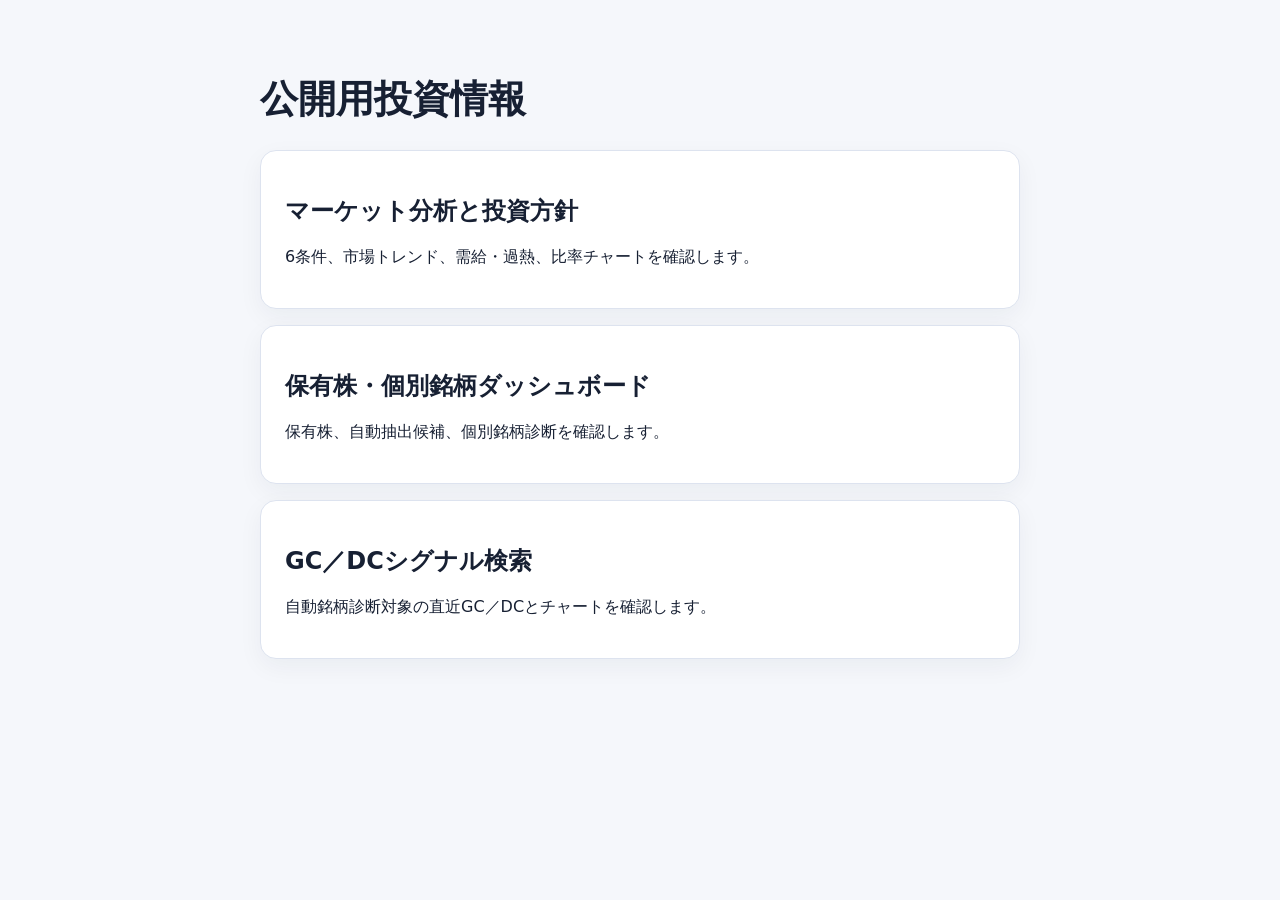
<file: index.html>
<!doctype html><html lang="ja"><head><meta charset="utf-8"><meta name="viewport" content="width=device-width,initial-scale=1"><title>公開用投資情報</title><style>body{margin:0;font-family:system-ui,-apple-system,BlinkMacSystemFont,"Hiragino Sans",sans-serif;background:#f5f7fb;color:#172033}main{width:min(760px,calc(100% - 32px));margin:auto;padding:48px 0}.card{display:block;margin-top:16px;padding:24px;border:1px solid #dde3ef;border-radius:16px;background:#fff;color:inherit;text-decoration:none;box-shadow:0 8px 24px rgb(23 32 51 / 5%)}a:focus-visible{outline:3px solid #1e66d0;outline-offset:3px}h1{font-size:clamp(1.7rem,4vw,2.4rem)}</style></head><body><main><h1>公開用投資情報</h1><a class="card" href="./nikkei-uptrend-conditions/" target="_blank" rel="noreferrer"><h2>マーケット分析と投資方針</h2><p>6条件、市場トレンド、需給・過熱、比率チャートを確認します。</p></a><a class="card" href="./morning-investment-dashboard/" target="_blank" rel="noreferrer"><h2>保有株・個別銘柄ダッシュボード</h2><p>保有株、自動抽出候補、個別銘柄診断を確認します。</p></a><a class="card" href="./gc-signals/" target="_blank" rel="noreferrer"><h2>GC／DCシグナル検索</h2><p>自動銘柄診断対象の直近GC／DCとチャートを確認します。</p></a></main></body></html>
</file>
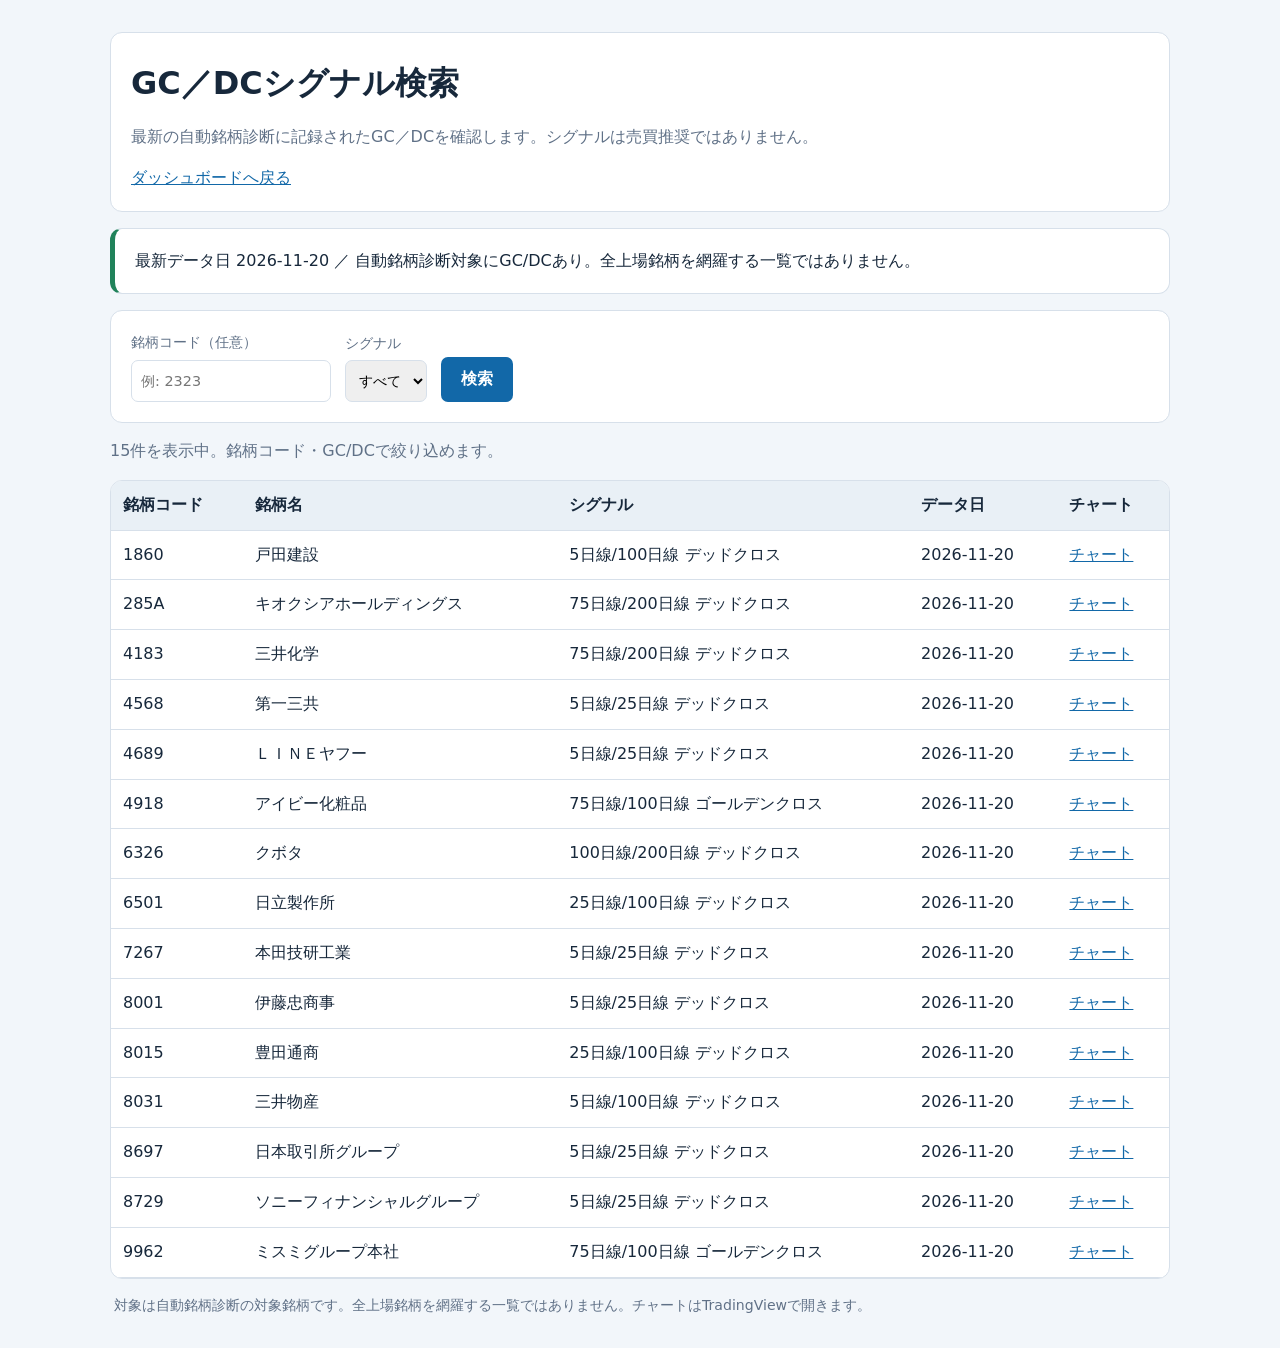
<file: gc-signals/index.html>
<!doctype html>
<html lang="ja">
<head>
  <meta charset="utf-8">
  <meta name="viewport" content="width=device-width, initial-scale=1">
  <title>GC／DCシグナル検索</title>
  <link rel="stylesheet" href="./styles.css">
</head>
<body data-signal-source="./signals.json">
  <main class="gc-shell">
    <header class="gc-header">
      <h1>GC／DCシグナル検索</h1>
      <p>最新の自動銘柄診断に記録されたGC／DCを確認します。シグナルは売買推奨ではありません。</p>
      <a href="../">ダッシュボードへ戻る</a>
    </header>
    <section id="freshness" class="freshness" aria-live="polite">データ状態を確認しています…</section>
    <section class="controls" aria-label="検索条件">
      <label>銘柄コード（任意）<input id="ticker" inputmode="text" maxlength="4" autocomplete="off" placeholder="例: 2323"></label>
      <label>シグナル<select id="cross"><option value="ALL">すべて</option><option value="GC">GC</option><option value="DC">DC</option></select></label>
      <button id="search" type="button">検索</button>
    </section>
    <p id="result-note" class="result-note" aria-live="polite"></p>
    <div class="table-wrap">
      <table>
        <thead><tr><th>銘柄コード</th><th>銘柄名</th><th>シグナル</th><th>データ日</th><th>チャート</th></tr></thead>
        <tbody id="results"><tr><td colspan="5">検索してください。</td></tr></tbody>
      </table>
    </div>
    <p class="footnote">対象は自動銘柄診断の対象銘柄です。全上場銘柄を網羅する一覧ではありません。チャートはTradingViewで開きます。</p>
  </main>
  <script src="./gc-signals.js" defer></script>
</body>
</html>
</file>
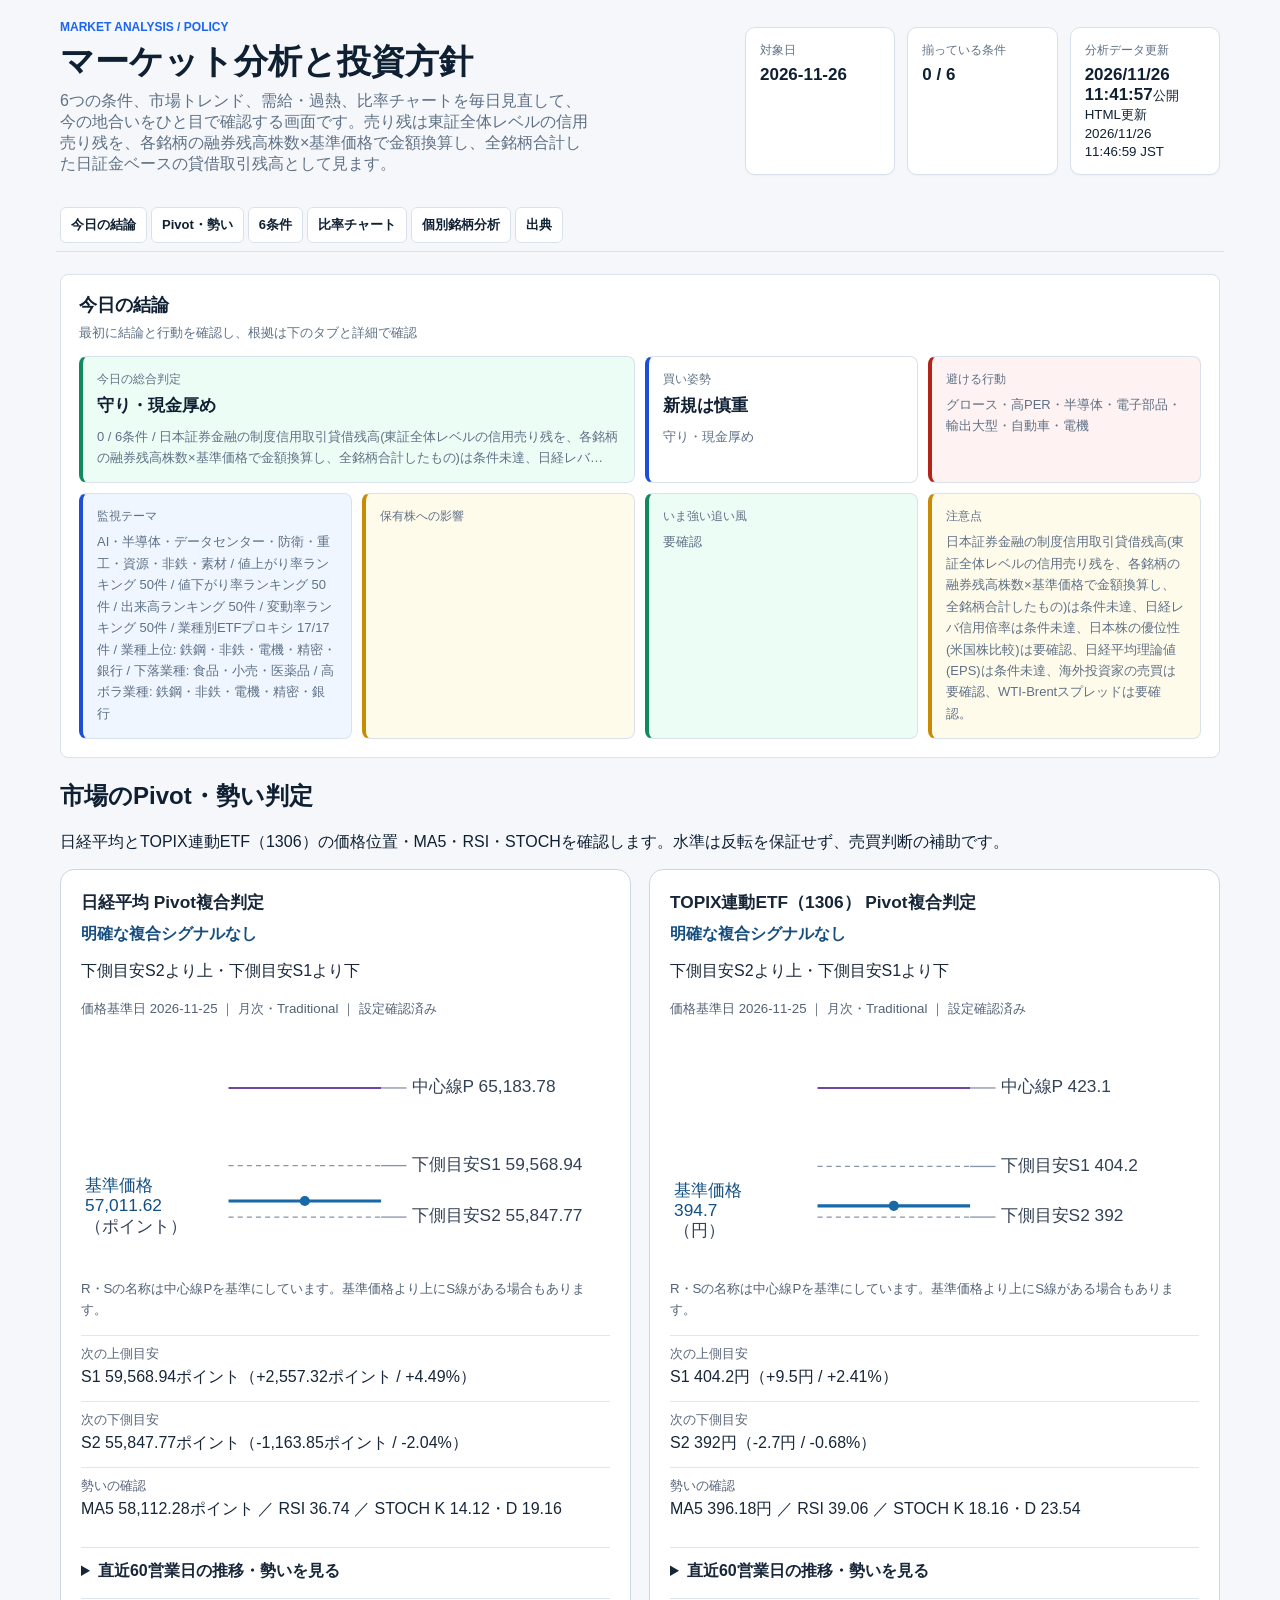
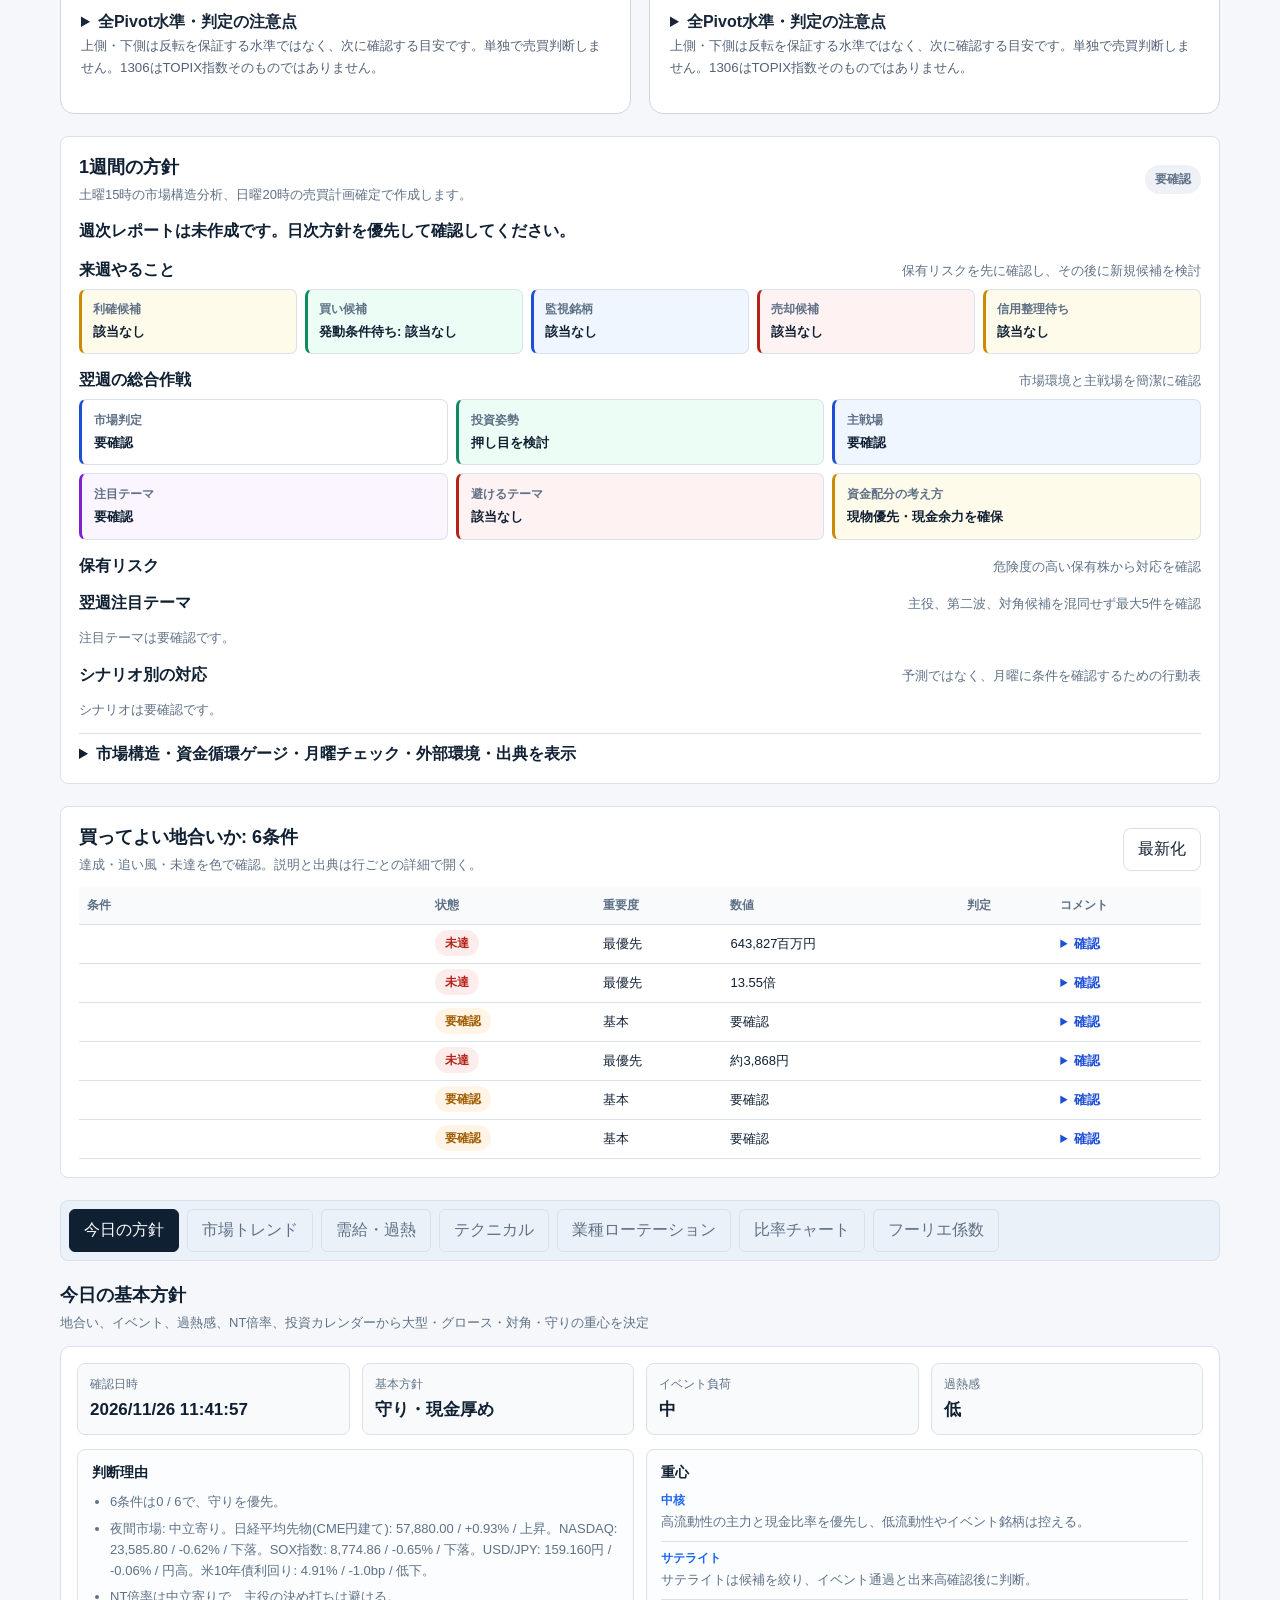
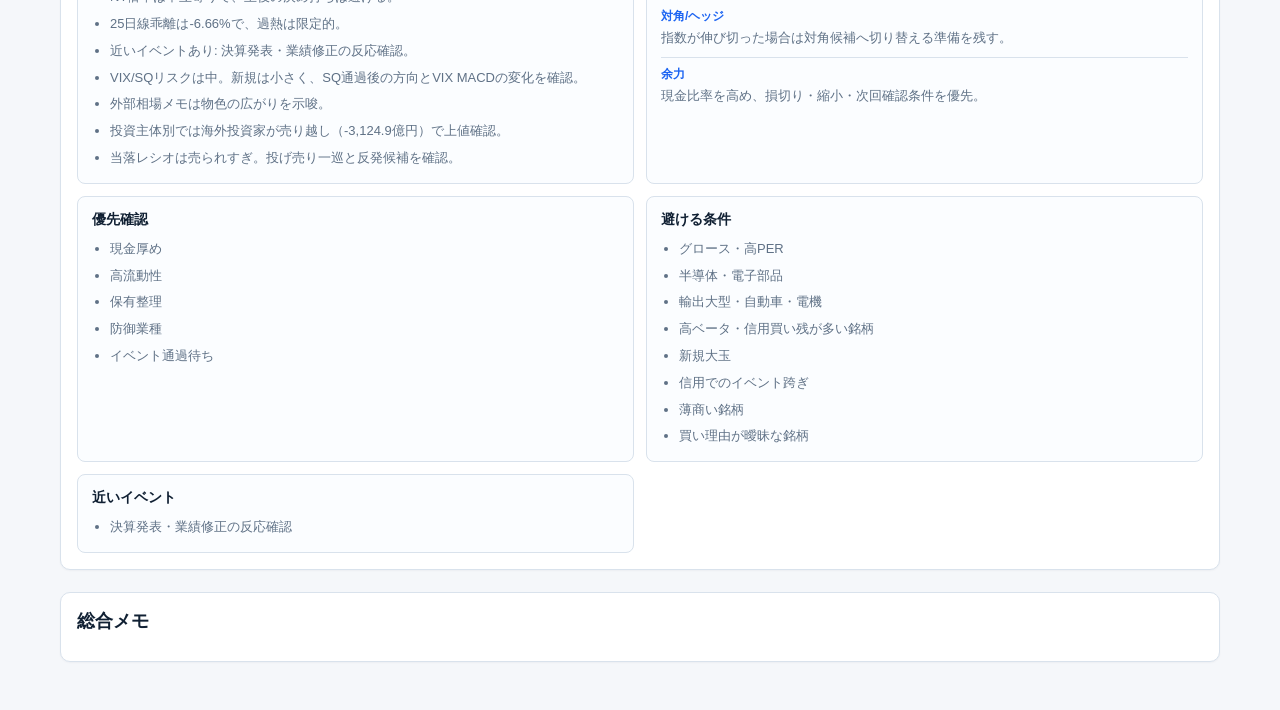
<file: nikkei-uptrend-conditions/index.html>
<!doctype html>
<html lang="ja" data-horizon-tabs-ready="true">
  <head>
    <meta charset="utf-8" />
    <meta name="viewport" content="width=device-width, initial-scale=1" />
    <title>マーケット分析と投資方針</title>
      <link rel="stylesheet" href="./styles.css">
  </head>
  <body>
    <main class="app"><header class="hero">
        <div>
          <p class="eyebrow">Market Analysis / Policy</p>
          <h1>マーケット分析と投資方針</h1>
          <p class="lead">6つの条件、市場トレンド、需給・過熱、比率チャートを毎日見直して、今の地合いをひと目で確認する画面です。売り残は東証全体レベルの信用売り残を、各銘柄の融券残高株数×基準価格で金額換算し、全銘柄合計した日証金ベースの貸借取引残高として見ます。</p>
        </div>
        <div class="hero-meta">
          <div class="meta-card">
            <span class="meta-label">対象日</span>
            <strong id="as-of">2026-11-26</strong>
          </div>
          <div class="meta-card">
            <span class="meta-label">揃っている条件</span>
            <strong><span id="matched-count">0</span> / <span id="total-count">6</span></strong>
          </div>
          <div class="meta-card">
            <span class="meta-label">分析データ更新</span>
            <strong id="updated-at">2026/11/26 11:41:57</strong><small class="public-build-time">公開HTML更新 2026/11/26 11:46:59 JST</small>
          </div>
        </div>
      </header><nav class="dashboard-nav" aria-label="ダッシュボード内移動">
        <a href="#today-conclusion">今日の結論</a>
        <a href="#market-pivot">Pivot・勢い</a>
        <a href="#conditions">6条件</a>
        <a href="#ratio-charts" data-dashboard-jump="ratio">比率チャート</a>
        <a href="../morning-investment-dashboard/#diagnosis" target="_blank" rel="noreferrer">個別銘柄分析</a>
        <a href="#sources">出典</a>
      </nav><section id="today-conclusion" class="wide-section decision-section" aria-labelledby="today-conclusion-title">
        <div class="section-head">
          <div>
            <h2 id="today-conclusion-title">今日の結論</h2>
            <p class="section-note">最初に結論と行動を確認し、根拠は下のタブと詳細で確認</p>
          </div>
        </div>
        <div class="decision-grid">
          <article class="decision-card decision-card-primary">
            <span class="summary-label">今日の総合判定</span>
            <strong id="decision-market-state">守り・現金厚め</strong>
            <p id="decision-market-note">0 / 6条件 / 日本証券金融の制度信用取引貸借残高(東証全体レベルの信用売り残を、各銘柄の融券残高株数×基準価格で金額換算し、全銘柄合計したもの)は条件未達、日経レバ…</p>
          </article>
          <article class="decision-card">
            <span class="summary-label">買い姿勢</span>
            <strong id="decision-buy-posture">新規は慎重</strong>
            <p id="decision-buy-note">守り・現金厚め</p>
          </article>
          <article class="decision-card tone-bad">
            <span class="summary-label">避ける行動</span>
            <p id="decision-avoid-actions">グロース・高PER・半導体・電子部品・輸出大型・自動車・電機</p>
          </article>
          <article class="decision-card tone-info">
            <span class="summary-label">監視テーマ</span>
            <p id="decision-watch-themes">AI・半導体・データセンター・防衛・重工・資源・非鉄・素材 / 値上がり率ランキング 50件 / 値下がり率ランキング 50件 / 出来高ランキング 50件 / 変動率ランキング 50件 / 業種別ETFプロキシ 17/17件 / 業種上位: 鉄鋼・非鉄・電機・精密・銀行 / 下落業種: 食品・小売・医薬品 / 高ボラ業種: 鉄鋼・非鉄・電機・精密・銀行</p>
          </article>
          <article class="decision-card tone-warn">
            <span class="summary-label">保有株への影響</span>

          </article>
          <article class="decision-card tone-good">
            <span class="summary-label">いま強い追い風</span>
            <p id="strongest-tailwind">要確認</p>
          </article>
          <article class="decision-card tone-warn">
            <span class="summary-label">注意点</span>
            <p id="caution">日本証券金融の制度信用取引貸借残高(東証全体レベルの信用売り残を、各銘柄の融券残高株数×基準価格で金額換算し、全銘柄合計したもの)は条件未達、日経レバ信用倍率は条件未達、日本株の優位性(米国株比較)は要確認、日経平均理論値(EPS)は条件未達、海外投資家の売買は要確認、WTI-Brentスプレッドは要確認。</p>
          </article>
        </div>
      </section><section id="market-pivot" class="wide-section pivot-market-section" aria-labelledby="market-pivot-title">
        <h2 id="market-pivot-title">市場のPivot・勢い判定</h2>
        <p>日経平均とTOPIX連動ETF（1306）の価格位置・MA5・RSI・STOCHを確認します。水準は反転を保証せず、売買判断の補助です。</p>
        <div id="market-pivot-cards" aria-live="polite"><div class="pivot-card-grid"><article class="pivot-card"><h3>日経平均 Pivot複合判定</h3><p class="pivot-status">明確な複合シグナルなし</p><p>下側目安S2より上・下側目安S1より下</p><p class="pivot-meta">価格基準日 2026-11-25 ｜ 月次・Traditional ｜ 設定確認済み</p><svg class="pivot-position" viewBox="0 0 520 240" role="img" aria-label="基準価格 57,011.62ポイント とPivotの位置関係"><title>基準価格と近傍Pivot水準（ポイント）</title><line x1="145" x2="295" y1="54.03846153846155" y2="54.03846153846155" class="pivot-level pivot-center"></line><path d="M295 54.03846153846155 L310 54.03846153846155 H320" class="pivot-callout"></path><text x="325" y="58.03846153846155">中心線P 65,183.78</text><line x1="145" x2="295" y1="130.37222670958096" y2="130.37222670958096" class="pivot-level pivot-dashed"></line><path d="M295 130.37222670958096 L310 130.37222670958096 H320" class="pivot-callout"></path><text x="325" y="134.37222670958096">下側目安S1 59,568.94</text><line x1="145" x2="295" y1="180.96153846153845" y2="180.96153846153845" class="pivot-level pivot-dashed"></line><path d="M295 180.96153846153845 L310 180.96153846153845 H320" class="pivot-callout"></path><text x="325" y="184.96153846153845">下側目安S2 55,847.77</text><line x1="145" x2="295" y1="165.13899043287768" y2="165.13899043287768" class="pivot-price"></line><circle cx="220" cy="165.13899043287768" r="5" class="pivot-dot"></circle><text x="4" y="155.13899043287768" class="pivot-price-label">基準価格</text><text x="4" y="175.13899043287768" class="pivot-price-label">57,011.62</text><text x="4" y="195.13899043287768">（ポイント）</text></svg><p class="pivot-meta">R・Sの名称は中心線Pを基準にしています。基準価格より上にS線がある場合もあります。</p><dl class="pivot-facts"><div><dt>次の上側目安</dt><dd>S1 59,568.94ポイント（+2,557.32ポイント / +4.49%）</dd></div><div><dt>次の下側目安</dt><dd>S2 55,847.77ポイント（-1,163.85ポイント / -2.04%）</dd></div><div><dt>勢いの確認</dt><dd>MA5 58,112.28ポイント ／ RSI 36.74 ／ STOCH K 14.12・D 19.16</dd></div></dl><details><summary>直近60営業日の推移・勢いを見る</summary><figure class="pivot-figure"><figcaption>価格・MA5・Pivotの推移（ポイント）</figcaption><svg viewBox="0 0 600 230" role="img" aria-label="価格・MA5・Pivotの推移"><line x1="58" x2="548" y1="182" y2="182" class="pivot-grid"></line><text x="3" y="186">54,077.64</text><line x1="58" x2="548" y1="109.49999999999997" y2="109.49999999999997" class="pivot-grid"></line><text x="3" y="113.49999999999997">62,380.81</text><line x1="58" x2="548" y1="37" y2="37" class="pivot-grid"></line><text x="3" y="41">70,683.98</text><path d=" M58 75.60960561135249 L66.30508474576271 76.74627755010363 L74.61016949152543 74.35743196798094 L82.91525423728814 75.17499857735021 L91.22033898305085 76.01834962380322 L99.52542372881356 92.51849459859743 L107.83050847457628 93.48910882503571 L116.13559322033899 86.44740787175498 L124.44067796610169 74.40736803153739 L132.74576271186442 84.27859006818781 L141.05084745762713 85.38354880833126 L149.35593220338984 84.2644361323555 L157.66101694915255 95.26284758196196 L165.96610169491527 99.7888938167272 L174.27118644067798 99.86648288138232 L182.5762711864407 96.03419779258938 L190.88135593220338 94.17218248337156 L199.18644067796612 86.4648012339869 L207.49152542372883 82.14231496594523 L215.79661016949152 74.71857125608997 L224.10169491525423 78.96724924554395 L232.40677966101694 82.4279957016404 L240.71186440677965 71.3174704111413 L249.01694915254237 52.0817389869589 L257.3220338983051 57.73334182406897 L265.62711864406776 43.43622509120769 L273.93220338983053 37 L282.2372881355932 42.66040429751661 L290.54237288135596 51.33614701859261 L298.8474576271186 51.433827512211394 L307.1525423728814 62.37801567895623 L315.4576271186441 62.668201924145166 L323.76271186440675 91.6426445088576 L332.06779661016947 83.79869218584356 L340.37288135593224 87.35760810558138 L348.6779661016949 94.70330870718915 L356.98305084745766 89.9374576027763 L365.2881355932203 104.89817650914549 L373.59322033898303 106.77267801715426 L381.89830508474574 111.16914719593454 L390.20338983050846 101.75016130892216 L398.5084745762712 95.76185022161724 L406.8135593220339 89.6036395146792 L415.1186440677966 101.56035362408385 L423.4237288135593 103.37871089557089 L431.728813559322 111.17804470402409 L440.03389830508473 120.87651188537384 L448.33898305084745 152.6868758217873 L456.6440677966102 140.9801476364291 L464.9491525423729 126.27543946331323 L473.2542372881356 119.38609633010537 L481.5593220338983 123.13397296874959 L489.864406779661 120.31372485259391 L498.1694915254238 133.23940291461062 L506.47457627118644 140.23857220753405 L514.7796610169491 138.80788957948877 L523.0847457627119 135.14122562263134 L531.3898305084746 161.4020854089719 L539.6949152542372 142.1228618476021 L548 156.3816468233358" class="pivot-trace pivot-close"><title>終値</title></path><path d=" M58 78.10851310659459 L66.30508474576271 78.25662736540006 L74.61016949152543 77.57695030239971 L82.91525423728814 76.20811365060378 L91.22033898305085 75.58133266611807 L99.52542372881356 78.96311046356705 L107.83050847457628 82.31168195751802 L116.13559322033899 84.72967364562979 L124.44067796610169 84.57614579014574 L132.74576271186442 86.22819213270117 L141.05084745762713 84.80120297464794 L149.35593220338984 82.95626668979037 L157.66101694915255 84.71936161711781 L165.96610169491527 89.79566502783426 L174.27118644067798 92.91324184415164 L182.5762711864407 95.04336989468173 L190.88135593220338 97.02492091120646 L199.18644067796612 95.26530989528997 L207.49152542372883 91.73599412513354 L215.79661016949152 86.7064135463966 L224.10169491525423 83.293018598023 L232.40677966101694 80.94418997328427 L240.71186440677965 77.91472380871517 L249.01694915254237 71.90261035923939 L257.3220338983051 68.50556098019221 L265.62711864406776 61.399359641967976 L273.93220338983053 52.313755262675386 L282.2372881355932 46.58234553259345 L290.54237288135596 46.4332271389201 L298.8474576271186 45.173317291262634 L307.1525423728814 48.96168239409843 L315.4576271186441 54.09531753996286 L323.76271186440675 63.8917620895881 L332.06779661016947 70.38427112303827 L340.37288135593224 77.5690307343553 L348.6779661016949 84.03408759368034 L356.98305084745766 89.48793698308505 L365.2881355932203 92.13904512946415 L373.59322033898303 96.73384404204778 L381.89830508474574 101.49615011379694 L390.20338983050846 102.905518887822 L398.5084745762712 104.07040265055474 L406.8135593220339 101.01149350533997 L415.1186440677966 99.96902688040437 L423.4237288135593 98.4109413666531 L431.728813559322 100.29651455303052 L440.03389830508473 105.31945037842485 L448.33898305084745 117.936099386168 L456.6440677966102 125.82005993495855 L464.9491525423729 130.3994039021855 L473.2542372881356 132.0410159737233 L481.5593220338983 132.49250993671993 L489.864406779661 126.01787450391672 L498.1694915254238 124.46972555955304 L506.47457627118644 127.26235560104018 L514.7796610169491 131.14671599723837 L523.0847457627119 133.54816128905023 L531.3898305084746 141.7658351466474 L539.6949152542372 143.54252518692414 L548 146.77114185640602" class="pivot-trace pivot-ma"><title>MA5</title></path><path d=" M58 81.46911675574411 H66.30508474576271 V81.46911675574411 H74.61016949152543 V81.46911675574411 H82.91525423728814 V81.46911675574411 H91.22033898305085 V76.08352234252767 H99.52542372881356 V76.08352234252767 H107.83050847457628 V76.08352234252767 H116.13559322033899 V76.08352234252767 H124.44067796610169 V76.08352234252767 H132.74576271186442 V76.08352234252767 H141.05084745762713 V76.08352234252767 H149.35593220338984 V76.08352234252767 H157.66101694915255 V76.08352234252767 H165.96610169491527 V76.08352234252767 H174.27118644067798 V76.08352234252767 H182.5762711864407 V76.08352234252767 H190.88135593220338 V76.08352234252767 H199.18644067796612 V76.08352234252767 H207.49152542372883 V76.08352234252767 H215.79661016949152 V76.08352234252767 H224.10169491525423 V76.08352234252767 H232.40677966101694 V76.08352234252767 H240.71186440677965 V76.08352234252767 H249.01694915254237 V82.22184244747564 H257.3220338983051 V82.22184244747564 H265.62711864406776 V82.22184244747564 H273.93220338983053 V82.22184244747564 H282.2372881355932 V82.22184244747564 H290.54237288135596 V82.22184244747564 H298.8474576271186 V82.22184244747564 H307.1525423728814 V82.22184244747564 H315.4576271186441 V82.22184244747564 H323.76271186440675 V82.22184244747564 H332.06779661016947 V82.22184244747564 H340.37288135593224 V82.22184244747564 H348.6779661016949 V82.22184244747564 H356.98305084745766 V82.22184244747564 H365.2881355932203 V82.22184244747564 H373.59322033898303 V82.22184244747564 H381.89830508474574 V82.22184244747564 H390.20338983050846 V82.22184244747564 H398.5084745762712 V82.22184244747564 H406.8135593220339 V82.22184244747564 H415.1186440677966 V82.22184244747564 H423.4237288135593 V85.02557036215393 H431.728813559322 V85.02557036215393 H440.03389830508473 V85.02557036215393 H448.33898305084745 V85.02557036215393 H456.6440677966102 V85.02557036215393 H464.9491525423729 V85.02557036215393 H473.2542372881356 V85.02557036215393 H481.5593220338983 V85.02557036215393 H489.864406779661 V85.02557036215393 H498.1694915254238 V85.02557036215393 H506.47457627118644 V85.02557036215393 H514.7796610169491 V85.02557036215393 H523.0847457627119 V85.02557036215393 H531.3898305084746 V85.02557036215393 H539.6949152542372 V85.02557036215393 H548 V85.02557036215393" class="pivot-trace pivot-p"><title>中心線P</title></path><path d=" M58 137.10042372383793 H66.30508474576271 V137.10042372383793 H74.61016949152543 V137.10042372383793 H82.91525423728814 V137.10042372383793 H91.22033898305085 V105.77414884139097 H99.52542372881356 V105.77414884139097 H107.83050847457628 V105.77414884139097 H116.13559322033899 V105.77414884139097 H124.44067796610169 V105.77414884139097 H132.74576271186442 V105.77414884139097 H141.05084745762713 V105.77414884139097 H149.35593220338984 V105.77414884139097 H157.66101694915255 V105.77414884139097 H165.96610169491527 V105.77414884139097 H174.27118644067798 V105.77414884139097 H182.5762711864407 V105.77414884139097 H190.88135593220338 V105.77414884139097 H199.18644067796612 V105.77414884139097 H207.49152542372883 V105.77414884139097 H215.79661016949152 V105.77414884139097 H224.10169491525423 V105.77414884139097 H232.40677966101694 V105.77414884139097 H240.71186440677965 V105.77414884139097 H249.01694915254237 V95.57999703125347 H257.3220338983051 V95.57999703125347 H265.62711864406776 V95.57999703125347 H273.93220338983053 V95.57999703125347 H282.2372881355932 V95.57999703125347 H290.54237288135596 V95.57999703125347 H298.8474576271186 V95.57999703125347 H307.1525423728814 V95.57999703125347 H315.4576271186441 V95.57999703125347 H323.76271186440675 V95.57999703125347 H332.06779661016947 V95.57999703125347 H340.37288135593224 V95.57999703125347 H348.6779661016949 V95.57999703125347 H356.98305084745766 V95.57999703125347 H365.2881355932203 V95.57999703125347 H373.59322033898303 V95.57999703125347 H381.89830508474574 V95.57999703125347 H390.20338983050846 V95.57999703125347 H398.5084745762712 V95.57999703125347 H406.8135593220339 V95.57999703125347 H415.1186440677966 V95.57999703125347 H423.4237288135593 V134.0521409450068 H431.728813559322 V134.0521409450068 H440.03389830508473 V134.0521409450068 H448.33898305084745 V134.0521409450068 H456.6440677966102 V134.0521409450068 H464.9491525423729 V134.0521409450068 H473.2542372881356 V134.0521409450068 H481.5593220338983 V134.0521409450068 H489.864406779661 V134.0521409450068 H498.1694915254238 V134.0521409450068 H506.47457627118644 V134.0521409450068 H514.7796610169491 V134.0521409450068 H523.0847457627119 V134.0521409450068 H531.3898305084746 V134.0521409450068 H539.6949152542372 V134.0521409450068 H548 V134.0521409450068" class="pivot-trace pivot-r"><title>下側目安S1</title></path><path d=" M58 182 H66.30508474576271 V182 H74.61016949152543 V182 H82.91525423728814 V182 H91.22033898305085 V136.37329037382418 H99.52542372881356 V136.37329037382418 H107.83050847457628 V136.37329037382418 H116.13559322033899 V136.37329037382418 H124.44067796610169 V136.37329037382418 H132.74576271186442 V136.37329037382418 H141.05084745762713 V136.37329037382418 H149.35593220338984 V136.37329037382418 H157.66101694915255 V136.37329037382418 H165.96610169491527 V136.37329037382418 H174.27118644067798 V136.37329037382418 H182.5762711864407 V136.37329037382418 H190.88135593220338 V136.37329037382418 H199.18644067796612 V136.37329037382418 H207.49152542372883 V136.37329037382418 H215.79661016949152 V136.37329037382418 H224.10169491525423 V136.37329037382418 H232.40677966101694 V136.37329037382418 H240.71186440677965 V136.37329037382418 H249.01694915254237 V119.84251491975803 H257.3220338983051 V119.84251491975803 H265.62711864406776 V119.84251491975803 H273.93220338983053 V119.84251491975803 H282.2372881355932 V119.84251491975803 H290.54237288135596 V119.84251491975803 H298.8474576271186 V119.84251491975803 H307.1525423728814 V119.84251491975803 H315.4576271186441 V119.84251491975803 H323.76271186440675 V119.84251491975803 H332.06779661016947 V119.84251491975803 H340.37288135593224 V119.84251491975803 H348.6779661016949 V119.84251491975803 H356.98305084745766 V119.84251491975803 H365.2881355932203 V119.84251491975803 H373.59322033898303 V119.84251491975803 H381.89830508474574 V119.84251491975803 H390.20338983050846 V119.84251491975803 H398.5084745762712 V119.84251491975803 H406.8135593220339 V119.84251491975803 H415.1186440677966 V119.84251491975803 H423.4237288135593 V166.54392826592982 H431.728813559322 V166.54392826592982 H440.03389830508473 V166.54392826592982 H448.33898305084745 V166.54392826592982 H456.6440677966102 V166.54392826592982 H464.9491525423729 V166.54392826592982 H473.2542372881356 V166.54392826592982 H481.5593220338983 V166.54392826592982 H489.864406779661 V166.54392826592982 H498.1694915254238 V166.54392826592982 H506.47457627118644 V166.54392826592982 H514.7796610169491 V166.54392826592982 H523.0847457627119 V166.54392826592982 H531.3898305084746 V166.54392826592982 H539.6949152542372 V166.54392826592982 H548 V166.54392826592982" class="pivot-trace pivot-s"><title>下側目安S2</title></path><line x1="91.22033898305085" x2="91.22033898305085" y1="24" y2="182" class="pivot-reset"></line><line x1="249.01694915254237" x2="249.01694915254237" y1="24" y2="182" class="pivot-reset"></line><circle cx="273.93220338983053" cy="37" r="3" class="pivot-event"><title>MA移動起因のクロス</title></circle><circle cx="373.59322033898303" cy="106.77267801715426" r="3" class="pivot-event"><title>MA移動起因のクロス</title></circle><line x1="423.4237288135593" x2="423.4237288135593" y1="24" y2="182" class="pivot-reset"></line><circle cx="531.3898305084746" cy="161.4020854089719" r="3" class="pivot-event"><title>MA移動起因のクロス</title></circle><text x="58" y="212" text-anchor="middle">08-26</text><text x="298.8474576271186" y="212" text-anchor="middle">10-09</text><text x="548" y="212" text-anchor="middle">11-25</text></svg><p class="pivot-legend"><span class="pivot-close">終値</span>　<span class="pivot-ma">MA5</span>　<span class="pivot-p">中心線P</span>　<span class="pivot-r">下側目安S1</span>　<span class="pivot-s">下側目安S2</span></p></figure><p class="pivot-meta">縦破線はPivot適用期間の切替。● MA移動・混合起因、■ Pivot更新起因。Pivot更新だけのクロスは初動と区別します。</p><details><summary>RSIの推移</summary><figure class="pivot-figure"><figcaption>RSIの推移</figcaption><svg viewBox="0 0 600 230" role="img" aria-label="RSIの推移"><line x1="58" x2="548" y1="182" y2="182" class="pivot-grid"></line><text x="3" y="186">0</text><line x1="58" x2="548" y1="109.5" y2="109.5" class="pivot-grid"></line><text x="3" y="113.5">50</text><line x1="58" x2="548" y1="37" y2="37" class="pivot-grid"></line><text x="3" y="41">100</text><path d=" M58 109.7262 L66.30508474576271 110.515 L74.61016949152543 108.7431 L82.91525423728814 109.38835 L91.22033898305085 110.0916 L99.52542372881356 122.27885 L107.83050847457628 122.9125 L116.13559322033899 116.32950000000001 L124.44067796610169 106.5188 L132.74576271186442 113.9486 L141.05084745762713 114.74755 L149.35593220338984 113.7659 L157.66101694915255 121.8105 L165.96610169491527 124.79894999999999 L174.27118644067798 124.85115 L182.5762711864407 120.77085 L190.88135593220338 118.78290000000001 L199.18644067796612 110.95870000000001 L207.49152542372883 106.919 L215.79661016949152 100.50275 L224.10169491525423 104.86580000000001 L232.40677966101694 108.3255 L240.71186440677965 98.7497 L249.01694915254237 86.38845 L257.3220338983051 92.08404999999999 L265.62711864406776 84.39325 L273.93220338983053 81.38739999999999 L282.2372881355932 87.08735 L290.54237288135596 95.203 L298.8474576271186 95.29289999999999 L307.1525423728814 104.9238 L315.4576271186441 105.1674 L323.76271186440675 124.66265 L332.06779661016947 118.62485 L340.37288135593224 120.6882 L348.6779661016949 124.82505 L356.98305084745766 120.8709 L365.2881355932203 128.94740000000002 L373.59322033898303 129.87685 L381.89830508474574 132.0852 L390.20338983050846 123.61865 L398.5084745762712 118.64080000000001 L406.8135593220339 113.75575 L415.1186440677966 121.34505 L423.4237288135593 122.42965000000001 L431.728813559322 126.97540000000001 L440.03389830508473 132.0765 L448.33898305084745 144.3928 L456.6440677966102 134.82715 L464.9491525423729 124.30885 L473.2542372881356 119.81530000000001 L481.5593220338983 121.6365 L489.864406779661 119.67465 L498.1694915254238 126.0706 L506.47457627118644 129.2287 L514.7796610169491 128.09625 L523.0847457627119 125.1107 L531.3898305084746 136.5889 L539.6949152542372 122.88784999999999 L548 128.72555" class="pivot-trace pivot-ma"><title>RSI</title></path><line x1="91.22033898305085" x2="91.22033898305085" y1="24" y2="182" class="pivot-reset"></line><line x1="249.01694915254237" x2="249.01694915254237" y1="24" y2="182" class="pivot-reset"></line><line x1="423.4237288135593" x2="423.4237288135593" y1="24" y2="182" class="pivot-reset"></line><text x="58" y="212" text-anchor="middle">08-26</text><text x="298.8474576271186" y="212" text-anchor="middle">10-09</text><text x="548" y="212" text-anchor="middle">11-25</text></svg><p class="pivot-legend"><span class="pivot-ma">RSI</span></p></figure></details><details><summary>STOCHの推移</summary><figure class="pivot-figure"><figcaption>ストキャスティクスの推移</figcaption><svg viewBox="0 0 600 230" role="img" aria-label="ストキャスティクスの推移"><line x1="58" x2="548" y1="182" y2="182" class="pivot-grid"></line><text x="3" y="186">0</text><line x1="58" x2="548" y1="109.5" y2="109.5" class="pivot-grid"></line><text x="3" y="113.5">50</text><line x1="58" x2="548" y1="37" y2="37" class="pivot-grid"></line><text x="3" y="41">100</text><path d=" M58 134.48495 L66.30508474576271 138.85525 L74.61016949152543 133.9325 L82.91525423728814 133.4511 L91.22033898305085 132.6449 L99.52542372881356 149.0241 L107.83050847457628 161.57094999999998 L116.13559322033899 165.75855 L124.44067796610169 126.84055000000001 L132.74576271186442 108.02390000000001 L141.05084745762713 98.5525 L149.35593220338984 115.70020000000001 L157.66101694915255 128.07595 L165.96610169491527 140.1211 L174.27118644067798 154.2151 L182.5762711864407 150.5205 L190.88135593220338 142.5223 L199.18644067796612 123.92750000000001 L207.49152542372883 104.83825 L215.79661016949152 78.3511 L224.10169491525423 70.25575 L232.40677966101694 72.49165 L240.71186440677965 70.56025 L249.01694915254237 57.8771 L257.3220338983051 45.73769999999999 L265.62711864406776 43.40899999999999 L273.93220338983053 43.79760000000002 L282.2372881355932 43.279950000000014 L290.54237288135596 53.643100000000004 L298.8474576271186 65.2083 L307.1525423728814 83.2724 L315.4576271186441 96.28905 L323.76271186440675 129.96965 L332.06779661016947 146.59244999999999 L340.37288135593224 163.19495 L348.6779661016949 163.7416 L356.98305084745766 166.99105 L365.2881355932203 174.518 L373.59322033898303 170.00125 L381.89830508474574 171.86595 L390.20338983050846 162.512 L398.5084745762712 154.63995 L406.8135593220339 138.28685000000002 L415.1186440677966 135.45499999999998 L423.4237288135593 138.42895 L431.728813559322 143.42419999999998 L440.03389830508473 146.69684999999998 L448.33898305084745 154.11939999999998 L456.6440677966102 157.9126 L464.9491525423729 146.09365 L473.2542372881356 123.14015 L481.5593220338983 110.11915 L489.864406779661 104.5671 L498.1694915254238 113.93554999999999 L506.47457627118644 125.64574999999999 L514.7796610169491 138.30715 L523.0847457627119 139.11045000000001 L531.3898305084746 151.75155 L539.6949152542372 149.3692 L548 161.52745" class="pivot-trace pivot-ma"><title>K</title></path><path d=" M58 124.84825000000001 L66.30508474576271 133.53810000000001 L74.61016949152543 135.75805 L82.91525423728814 135.41295 L91.22033898305085 133.34235 L99.52542372881356 138.37385 L107.83050847457628 147.74665 L116.13559322033899 158.78405 L124.44067796610169 151.3905 L132.74576271186442 133.541 L141.05084745762713 111.13850000000001 L149.35593220338984 107.42505000000001 L157.66101694915255 114.10955000000001 L165.96610169491527 127.96575 L174.27118644067798 140.80405 L182.5762711864407 148.2846 L190.88135593220338 149.085 L199.18644067796612 138.99009999999998 L207.49152542372883 123.7622 L215.79661016949152 102.37325 L224.10169491525423 84.48169999999999 L232.40677966101694 73.6995 L240.71186440677965 71.10255000000001 L249.01694915254237 66.97585 L257.3220338983051 58.05834999999999 L265.62711864406776 49.007450000000006 L273.93220338983053 44.31524999999999 L282.2372881355932 43.49600000000001 L290.54237288135596 46.907849999999996 L298.8474576271186 54.043300000000016 L307.1525423728814 67.37459999999999 L315.4576271186441 81.59039999999999 L323.76271186440675 103.178 L332.06779661016947 124.2842 L340.37288135593224 146.58665000000002 L348.6779661016949 157.843 L356.98305084745766 164.64205 L365.2881355932203 168.4164 L373.59322033898303 170.50295 L381.89830508474574 172.1284 L390.20338983050846 168.1264 L398.5084745762712 163.005 L406.8135593220339 151.81245 L415.1186440677966 142.79345 L423.4237288135593 137.39075 L431.728813559322 139.10320000000002 L440.03389830508473 142.85 L448.33898305084745 148.08015 L456.6440677966102 152.9101 L464.9491525423729 152.70855 L473.2542372881356 142.38164999999998 L481.5593220338983 126.4505 L489.864406779661 112.60879999999999 L498.1694915254238 109.5406 L506.47457627118644 114.71565 L514.7796610169491 125.96185 L523.0847457627119 134.35444999999999 L531.3898305084746 143.0559 L539.6949152542372 146.74325 L548 154.2151" class="pivot-trace pivot-r"><title>D</title></path><line x1="91.22033898305085" x2="91.22033898305085" y1="24" y2="182" class="pivot-reset"></line><line x1="249.01694915254237" x2="249.01694915254237" y1="24" y2="182" class="pivot-reset"></line><line x1="423.4237288135593" x2="423.4237288135593" y1="24" y2="182" class="pivot-reset"></line><text x="58" y="212" text-anchor="middle">08-26</text><text x="298.8474576271186" y="212" text-anchor="middle">10-09</text><text x="548" y="212" text-anchor="middle">11-25</text></svg><p class="pivot-legend"><span class="pivot-ma">K</span>　<span class="pivot-r">D</span></p></figure></details></details><details><summary>全Pivot水準・判定の注意点</summary><table class="pivot-level-table"><thead><tr><th>水準</th><th>値（ポイント）</th><th>基準価格との差</th></tr></thead><tbody><tr><th>上側目安R5</th><td>85,683.29</td><td>50.29%</td></tr><tr><th>上側目安R4</th><td>81,962.13</td><td>43.76%</td></tr><tr><th>上側目安R3</th><td>78,240.96</td><td>37.24%</td></tr><tr><th>上側目安R2</th><td>74,519.79</td><td>30.71%</td></tr><tr><th>上側目安R1</th><td>68,904.95</td><td>20.86%</td></tr><tr><th>中心線P</th><td>65,183.78</td><td>14.33%</td></tr><tr><th>下側目安S1</th><td>59,568.94</td><td>4.49%</td></tr><tr><th>下側目安S2</th><td>55,847.77</td><td>-2.04%</td></tr><tr><th>下側目安S3</th><td>50,232.93</td><td>-11.89%</td></tr><tr><th>下側目安S4</th><td>44,618.09</td><td>-21.74%</td></tr><tr><th>下側目安S5</th><td>39,003.26</td><td>-31.59%</td></tr></tbody></table><p>特記事項なし</p></details><p class="pivot-meta">上側・下側は反転を保証する水準ではなく、次に確認する目安です。単独で売買判断しません。1306はTOPIX指数そのものではありません。</p></article><article class="pivot-card"><h3>TOPIX連動ETF（1306） Pivot複合判定</h3><p class="pivot-status">明確な複合シグナルなし</p><p>下側目安S2より上・下側目安S1より下</p><p class="pivot-meta">価格基準日 2026-11-25 ｜ 月次・Traditional ｜ 設定確認済み</p><svg class="pivot-position" viewBox="0 0 520 240" role="img" aria-label="基準価格 394.7円 とPivotの位置関係"><title>基準価格と近傍Pivot水準（円）</title><line x1="145" x2="295" y1="54.03846153846152" y2="54.03846153846152" class="pivot-level pivot-center"></line><path d="M295 54.03846153846152 L310 54.03846153846152 H320" class="pivot-callout"></path><text x="325" y="58.03846153846152">中心線P 423.1</text><line x1="145" x2="295" y1="131.1717783823894" y2="131.1717783823894" class="pivot-level pivot-dashed"></line><path d="M295 131.1717783823894 L310 131.1717783823894 H320" class="pivot-callout"></path><text x="325" y="135.1717783823894">下側目安S1 404.2</text><line x1="145" x2="295" y1="180.96153846153845" y2="180.96153846153845" class="pivot-level pivot-dashed"></line><path d="M295 180.96153846153845 L310 180.96153846153845 H320" class="pivot-callout"></path><text x="325" y="184.96153846153845">下側目安S2 392</text><line x1="145" x2="295" y1="169.9424433796647" y2="169.9424433796647" class="pivot-price"></line><circle cx="220" cy="169.9424433796647" r="5" class="pivot-dot"></circle><text x="4" y="159.9424433796647" class="pivot-price-label">基準価格</text><text x="4" y="179.9424433796647" class="pivot-price-label">394.7</text><text x="4" y="199.9424433796647">（円）</text></svg><p class="pivot-meta">R・Sの名称は中心線Pを基準にしています。基準価格より上にS線がある場合もあります。</p><dl class="pivot-facts"><div><dt>次の上側目安</dt><dd>S1 404.2円（+9.5円 / +2.41%）</dd></div><div><dt>次の下側目安</dt><dd>S2 392円（-2.7円 / -0.68%）</dd></div><div><dt>勢いの確認</dt><dd>MA5 396.18円 ／ RSI 39.06 ／ STOCH K 18.16・D 23.54</dd></div></dl><details><summary>直近60営業日の推移・勢いを見る</summary><figure class="pivot-figure"><figcaption>価格・MA5・Pivotの推移（円）</figcaption><svg viewBox="0 0 600 230" role="img" aria-label="価格・MA5・Pivotの推移"><line x1="58" x2="548" y1="182" y2="182" class="pivot-grid"></line><text x="3" y="186">386.2</text><line x1="58" x2="548" y1="109.50000000000007" y2="109.50000000000007" class="pivot-grid"></line><text x="3" y="113.50000000000007">413.3</text><line x1="58" x2="548" y1="37" y2="37" class="pivot-grid"></line><text x="3" y="41">440.4</text><path d=" M58 69.63837638376381 L66.30508474576271 66.4280442804428 L74.61016949152543 59.47232472324717 L82.91525423728814 55.45940959409589 L91.22033898305085 49.57380073800735 L99.52542372881356 79.53690036900365 L107.83050847457628 72.31365313653134 L116.13559322033899 71.51107011070106 L124.44067796610169 64.55535055350542 L132.74576271186442 85.690036900369 L141.05084745762713 87.83025830258303 L149.35593220338984 84.35239852398523 L157.66101694915255 92.37822878228779 L165.96610169491527 82.74723247232464 L174.27118644067798 88.0977859778597 L182.5762711864407 81.14206642066422 L190.88135593220338 71.77859778597787 L199.18644067796612 74.72140221402206 L207.49152542372883 78.73431734317334 L215.79661016949152 64.02029520295194 L224.10169491525423 69.63837638376381 L232.40677966101694 77.12915129151293 L240.71186440677965 60.80996309963095 L249.01694915254237 53.05166051660518 L257.3220338983051 64.28782287822875 L265.62711864406776 47.968634686346775 L273.93220338983053 37 L282.2372881355932 46.095940959409546 L290.54237288135596 66.160516605166 L298.8474576271186 58.134686346863404 L307.1525423728814 58.134686346863404 L315.4576271186441 61.34501845018441 L323.76271186440675 88.90036900368999 L332.06779661016947 69.10332103321034 L340.37288135593224 72.58118081180801 L348.6779661016949 86.76014760147594 L356.98305084745766 76.59409594095929 L365.2881355932203 89.97047970479694 L373.59322033898303 101.47416974169734 L381.89830508474574 95.85608856088561 L390.20338983050846 89.97047970479694 L398.5084745762712 91.57564575645752 L406.8135593220339 88.0977859778597 L415.1186440677966 101.20664206642068 L423.4237288135593 110.30258302583022 L431.728813559322 107.62730627306269 L440.03389830508473 103.34686346863458 L448.33898305084745 175.57933579335784 L456.6440677966102 139.46309963099623 L464.9491525423729 116.99077490774903 L473.2542372881356 107.89483394833951 L481.5593220338983 106.8247232472324 L489.864406779661 103.61439114391139 L498.1694915254238 115.92066420664209 L506.47457627118644 133.0424354243542 L514.7796610169491 139.99815498154985 L523.0847457627119 139.19557195571954 L531.3898305084746 182 L539.6949152542372 156.049815498155 L548 159.260147601476" class="pivot-trace pivot-close"><title>終値</title></path><path d=" M58 77.3966789667896 L66.30508474576271 73.86531365313647 L74.61016949152543 69.63837638376381 L82.91525423728814 64.92988929889299 L91.22033898305085 60.114391143911405 L99.52542372881356 62.094095940959406 L107.83050847457628 63.271217712177105 L116.13559322033899 65.67896678966783 L124.44067796610169 67.49815498154976 L132.74576271186442 74.72140221402206 L141.05084745762713 76.38007380073795 L149.35593220338984 78.7878228782288 L157.66101694915255 82.961254612546 L165.96610169491527 86.59963099630987 L174.27118644067798 87.08118081180805 L182.5762711864407 85.74354243542429 L190.88135593220338 83.22878228782281 L199.18644067796612 79.6974169741697 L207.49152542372883 78.89483394833941 L215.79661016949152 74.07933579335783 L224.10169491525423 71.77859778597787 L232.40677966101694 72.84870848708482 L240.71186440677965 70.06642066420653 L249.01694915254237 64.92988929889299 L257.3220338983051 64.9833948339483 L265.62711864406776 60.64944649446488 L273.93220338983053 52.62361623616229 L282.2372881355932 49.680811808117966 L290.54237288135596 52.30258302583019 L298.8474576271186 51.071955719557195 L307.1525423728814 53.10516605166049 L315.4576271186441 57.97416974169735 L323.76271186440675 66.5350553505534 L332.06779661016947 67.12361623616233 L340.37288135593224 70.01291512915122 L348.6779661016949 75.73800738007371 L356.98305084745766 78.7878228782288 L365.2881355932203 79.00184501845017 L373.59322033898303 85.47601476014762 L381.89830508474574 90.130996309963 L390.20338983050846 90.77306273062722 L398.5084745762712 93.76937269372688 L406.8135593220339 93.39483394833945 L415.1186440677966 93.34132841328416 L423.4237288135593 96.23062730627304 L431.728813559322 99.76199261992615 L440.03389830508473 102.11623616236156 L448.33898305084745 119.61254612546126 L456.6440677966102 127.26383763837627 L464.9491525423729 128.60147601476004 L473.2542372881356 128.6549815498155 L481.5593220338983 129.35055350553503 L489.864406779661 114.95756457564573 L498.1694915254238 110.24907749077491 L506.47457627118644 113.45940959409592 L514.7796610169491 119.88007380073793 L523.0847457627119 126.35424354243538 L531.3898305084746 142.03136531365314 L539.6949152542372 150.05719557195573 L548 155.30073800738" class="pivot-trace pivot-ma"><title>MA5</title></path><path d=" M58 100.29972324723249 H66.30508474576271 V100.29972324723249 H74.61016949152543 V100.29972324723249 H82.91525423728814 V100.29972324723249 H91.22033898305085 V75.97075645756445 H99.52542372881356 V75.97075645756445 H107.83050847457628 V75.97075645756445 H116.13559322033899 V75.97075645756445 H124.44067796610169 V75.97075645756445 H132.74576271186442 V75.97075645756445 H141.05084745762713 V75.97075645756445 H149.35593220338984 V75.97075645756445 H157.66101694915255 V75.97075645756445 H165.96610169491527 V75.97075645756445 H174.27118644067798 V75.97075645756445 H182.5762711864407 V75.97075645756445 H190.88135593220338 V75.97075645756445 H199.18644067796612 V75.97075645756445 H207.49152542372883 V75.97075645756445 H215.79661016949152 V75.97075645756445 H224.10169491525423 V75.97075645756445 H232.40677966101694 V75.97075645756445 H240.71186440677965 V75.97075645756445 H249.01694915254237 V72.31365313653134 H257.3220338983051 V72.31365313653134 H265.62711864406776 V72.31365313653134 H273.93220338983053 V72.31365313653134 H282.2372881355932 V72.31365313653134 H290.54237288135596 V72.31365313653134 H298.8474576271186 V72.31365313653134 H307.1525423728814 V72.31365313653134 H315.4576271186441 V72.31365313653134 H323.76271186440675 V72.31365313653134 H332.06779661016947 V72.31365313653134 H340.37288135593224 V72.31365313653134 H348.6779661016949 V72.31365313653134 H356.98305084745766 V72.31365313653134 H365.2881355932203 V72.31365313653134 H373.59322033898303 V72.31365313653134 H381.89830508474574 V72.31365313653134 H390.20338983050846 V72.31365313653134 H398.5084745762712 V72.31365313653134 H406.8135593220339 V72.31365313653134 H415.1186440677966 V72.31365313653134 H423.4237288135593 V83.28228782287812 H431.728813559322 V83.28228782287812 H440.03389830508473 V83.28228782287812 H448.33898305084745 V83.28228782287812 H456.6440677966102 V83.28228782287812 H464.9491525423729 V83.28228782287812 H473.2542372881356 V83.28228782287812 H481.5593220338983 V83.28228782287812 H489.864406779661 V83.28228782287812 H498.1694915254238 V83.28228782287812 H506.47457627118644 V83.28228782287812 H514.7796610169491 V83.28228782287812 H523.0847457627119 V83.28228782287812 H531.3898305084746 V83.28228782287812 H539.6949152542372 V83.28228782287812 H548 V83.28228782287812" class="pivot-trace pivot-p"><title>中心線P</title></path><path d=" M58 138.76485239852397 H66.30508474576271 V138.76485239852397 H74.61016949152543 V138.76485239852397 H82.91525423728814 V138.76485239852397 H91.22033898305085 V113.60119926199259 H99.52542372881356 V113.60119926199259 H107.83050847457628 V113.60119926199259 H116.13559322033899 V113.60119926199259 H124.44067796610169 V113.60119926199259 H132.74576271186442 V113.60119926199259 H141.05084745762713 V113.60119926199259 H149.35593220338984 V113.60119926199259 H157.66101694915255 V113.60119926199259 H165.96610169491527 V113.60119926199259 H174.27118644067798 V113.60119926199259 H182.5762711864407 V113.60119926199259 H190.88135593220338 V113.60119926199259 H199.18644067796612 V113.60119926199259 H207.49152542372883 V113.60119926199259 H215.79661016949152 V113.60119926199259 H224.10169491525423 V113.60119926199259 H232.40677966101694 V113.60119926199259 H240.71186440677965 V113.60119926199259 H249.01694915254237 V99.86900369003692 H257.3220338983051 V99.86900369003692 H265.62711864406776 V99.86900369003692 H273.93220338983053 V99.86900369003692 H282.2372881355932 V99.86900369003692 H290.54237288135596 V99.86900369003692 H298.8474576271186 V99.86900369003692 H307.1525423728814 V99.86900369003692 H315.4576271186441 V99.86900369003692 H323.76271186440675 V99.86900369003692 H332.06779661016947 V99.86900369003692 H340.37288135593224 V99.86900369003692 H348.6779661016949 V99.86900369003692 H356.98305084745766 V99.86900369003692 H365.2881355932203 V99.86900369003692 H373.59322033898303 V99.86900369003692 H381.89830508474574 V99.86900369003692 H390.20338983050846 V99.86900369003692 H398.5084745762712 V99.86900369003692 H406.8135593220339 V99.86900369003692 H415.1186440677966 V99.86900369003692 H423.4237288135593 V133.8450184501845 H431.728813559322 V133.8450184501845 H440.03389830508473 V133.8450184501845 H448.33898305084745 V133.8450184501845 H456.6440677966102 V133.8450184501845 H464.9491525423729 V133.8450184501845 H473.2542372881356 V133.8450184501845 H481.5593220338983 V133.8450184501845 H489.864406779661 V133.8450184501845 H498.1694915254238 V133.8450184501845 H506.47457627118644 V133.8450184501845 H514.7796610169491 V133.8450184501845 H523.0847457627119 V133.8450184501845 H531.3898305084746 V133.8450184501845 H539.6949152542372 V133.8450184501845 H548 V133.8450184501845" class="pivot-trace pivot-r"><title>下側目安S1</title></path><path d=" M58 178.46328413284132 H66.30508474576271 V178.46328413284132 H74.61016949152543 V178.46328413284132 H82.91525423728814 V178.46328413284132 H91.22033898305085 V171.745664206642 H99.52542372881356 V171.745664206642 H107.83050847457628 V171.745664206642 H116.13559322033899 V171.745664206642 H124.44067796610169 V171.745664206642 H132.74576271186442 V171.745664206642 H141.05084745762713 V171.745664206642 H149.35593220338984 V171.745664206642 H157.66101694915255 V171.745664206642 H165.96610169491527 V171.745664206642 H174.27118644067798 V171.745664206642 H182.5762711864407 V171.745664206642 H190.88135593220338 V171.745664206642 H199.18644067796612 V171.745664206642 H207.49152542372883 V171.745664206642 H215.79661016949152 V171.745664206642 H224.10169491525423 V171.745664206642 H232.40677966101694 V171.745664206642 H240.71186440677965 V171.745664206642 H249.01694915254237 V138.92804428044275 H257.3220338983051 V138.92804428044275 H265.62711864406776 V138.92804428044275 H273.93220338983053 V138.92804428044275 H282.2372881355932 V138.92804428044275 H290.54237288135596 V138.92804428044275 H298.8474576271186 V138.92804428044275 H307.1525423728814 V138.92804428044275 H315.4576271186441 V138.92804428044275 H323.76271186440675 V138.92804428044275 H332.06779661016947 V138.92804428044275 H340.37288135593224 V138.92804428044275 H348.6779661016949 V138.92804428044275 H356.98305084745766 V138.92804428044275 H365.2881355932203 V138.92804428044275 H373.59322033898303 V138.92804428044275 H381.89830508474574 V138.92804428044275 H390.20338983050846 V138.92804428044275 H398.5084745762712 V138.92804428044275 H406.8135593220339 V138.92804428044275 H415.1186440677966 V138.92804428044275 H423.4237288135593 V166.4833948339483 H431.728813559322 V166.4833948339483 H440.03389830508473 V166.4833948339483 H448.33898305084745 V166.4833948339483 H456.6440677966102 V166.4833948339483 H464.9491525423729 V166.4833948339483 H473.2542372881356 V166.4833948339483 H481.5593220338983 V166.4833948339483 H489.864406779661 V166.4833948339483 H498.1694915254238 V166.4833948339483 H506.47457627118644 V166.4833948339483 H514.7796610169491 V166.4833948339483 H523.0847457627119 V166.4833948339483 H531.3898305084746 V166.4833948339483 H539.6949152542372 V166.4833948339483 H548 V166.4833948339483" class="pivot-trace pivot-s"><title>下側目安S2</title></path><line x1="91.22033898305085" x2="91.22033898305085" y1="24" y2="182" class="pivot-reset"></line><line x1="249.01694915254237" x2="249.01694915254237" y1="24" y2="182" class="pivot-reset"></line><line x1="423.4237288135593" x2="423.4237288135593" y1="24" y2="182" class="pivot-reset"></line><circle cx="531.3898305084746" cy="182" r="3" class="pivot-event"><title>MA移動起因のクロス</title></circle><text x="58" y="212" text-anchor="middle">08-26</text><text x="298.8474576271186" y="212" text-anchor="middle">10-09</text><text x="548" y="212" text-anchor="middle">11-25</text></svg><p class="pivot-legend"><span class="pivot-close">終値</span>　<span class="pivot-ma">MA5</span>　<span class="pivot-p">中心線P</span>　<span class="pivot-r">下側目安S1</span>　<span class="pivot-s">下側目安S2</span></p></figure><p class="pivot-meta">縦破線はPivot適用期間の切替。● MA移動・混合起因、■ Pivot更新起因。Pivot更新だけのクロスは初動と区別します。</p><details><summary>RSIの推移</summary><figure class="pivot-figure"><figcaption>RSIの推移</figcaption><svg viewBox="0 0 600 230" role="img" aria-label="RSIの推移"><line x1="58" x2="548" y1="182" y2="182" class="pivot-grid"></line><text x="3" y="186">0</text><line x1="58" x2="548" y1="109.5" y2="109.5" class="pivot-grid"></line><text x="3" y="113.5">50</text><line x1="58" x2="548" y1="37" y2="37" class="pivot-grid"></line><text x="3" y="41">100</text><path d=" M58 103.12145000000001 L66.30508474576271 101.62794999999998 L74.61016949152543 98.393 L82.91525423728814 96.54135000000001 L91.22033898305085 93.8342 L99.52542372881356 111.42705000000001 L107.83050847457628 107.76145000000001 L116.13559322033899 107.34675 L124.44067796610169 103.69999999999999 L132.74576271186442 115.05785 L141.05084745762713 116.10040000000001 L149.35593220338984 114.0008 L157.66101694915255 118.20725000000002 L165.96610169491527 112.197 L174.27118644067798 115.15645 L182.5762711864407 110.77600000000001 L190.88135593220338 105.23265 L199.18644067796612 107.1365 L207.49152542372883 109.76825000000001 L215.79661016949152 100.9015 L224.10169491525423 104.7701 L232.40677966101694 109.72185 L240.71186440677965 100.21274999999999 L249.01694915254237 96.247 L257.3220338983051 103.89139999999999 L265.62711864406776 95.70615000000001 L273.93220338983053 90.92985 L282.2372881355932 97.09815 L290.54237288135596 108.8678 L298.8474576271186 104.81795 L307.1525423728814 104.81795 L315.4576271186441 106.78415 L323.76271186440675 121.11885 L332.06779661016947 110.3091 L340.37288135593224 112.0114 L348.6779661016949 118.61615 L356.98305084745766 113.0728 L365.2881355932203 119.12365 L373.59322033898303 123.85210000000001 L381.89830508474574 120.54755 L390.20338983050846 117.1096 L398.5084745762712 117.8839 L406.8135593220339 115.6915 L415.1186440677966 122.2658 L423.4237288135593 126.38525000000001 L431.728813559322 124.47415 L440.03389830508473 121.3668 L448.33898305084745 145.15695 L456.6440677966102 126.29245 L464.9491525423729 116.94720000000001 L473.2542372881356 113.45995 L481.5593220338983 113.03945 L489.864406779661 111.71270000000001 L498.1694915254238 116.43535 L506.47457627118644 122.43254999999999 L514.7796610169491 124.725 L523.0847457627119 124.3074 L531.3898305084746 136.6904 L539.6949152542372 124.4379 L548 125.36445" class="pivot-trace pivot-ma"><title>RSI</title></path><line x1="91.22033898305085" x2="91.22033898305085" y1="24" y2="182" class="pivot-reset"></line><line x1="249.01694915254237" x2="249.01694915254237" y1="24" y2="182" class="pivot-reset"></line><line x1="423.4237288135593" x2="423.4237288135593" y1="24" y2="182" class="pivot-reset"></line><text x="58" y="212" text-anchor="middle">08-26</text><text x="298.8474576271186" y="212" text-anchor="middle">10-09</text><text x="548" y="212" text-anchor="middle">11-25</text></svg><p class="pivot-legend"><span class="pivot-ma">RSI</span></p></figure></details><details><summary>STOCHの推移</summary><figure class="pivot-figure"><figcaption>ストキャスティクスの推移</figcaption><svg viewBox="0 0 600 230" role="img" aria-label="ストキャスティクスの推移"><line x1="58" x2="548" y1="182" y2="182" class="pivot-grid"></line><text x="3" y="186">0</text><line x1="58" x2="548" y1="109.5" y2="109.5" class="pivot-grid"></line><text x="3" y="113.5">50</text><line x1="58" x2="548" y1="37" y2="37" class="pivot-grid"></line><text x="3" y="41">100</text><path d=" M58 113.84565 L66.30508474576271 112.54935 L74.61016949152543 101.65985 L82.91525423728814 90.27445 L91.22033898305085 76.74014999999999 L99.52542372881356 92.85109999999999 L107.83050847457628 104.9876 L116.13559322033899 120.0125 L124.44067796610169 104.72515 L132.74576271186442 121.09855 L141.05084745762713 141.7741 L149.35593220338984 161.8276 L157.66101694915255 154.1223 L165.96610169491527 136.963 L174.27118644067798 130.56125 L182.5762711864407 122.4079 L190.88135593220338 114.4503 L199.18644067796612 104.74399999999999 L207.49152542372883 95.80619999999999 L215.79661016949152 79.74455 L224.10169491525423 69.19435000000001 L232.40677966101694 69.5902 L240.71186440677965 70.24995 L249.01694915254237 60.975750000000005 L257.3220338983051 53.978049999999996 L265.62711864406776 49.775949999999995 L273.93220338983053 48.68554999999998 L282.2372881355932 48.61450000000002 L290.54237288135596 78.9746 L298.8474576271186 102.44285 L307.1525423728814 115.9496 L315.4576271186441 112.95245 L323.76271186440675 131.48489999999998 L332.06779661016947 134.92575 L340.37288135593224 137.949 L348.6779661016949 136.31775 L356.98305084745766 142.02785 L365.2881355932203 155.28375 L373.59322033898303 154.0295 L381.89830508474574 157.26155 L390.20338983050846 146.87664999999998 L398.5084745762712 137.0181 L406.8135593220339 126.33449999999999 L415.1186440677966 129.5941 L423.4237288135593 143.33285 L431.728813559322 141.34635 L440.03389830508473 126.2562 L448.33898305084745 129.2374 L456.6440677966102 136.16115 L464.9491525423729 135.7827 L473.2542372881356 106.03014999999999 L481.5593220338983 88.06899999999999 L489.864406779661 78.4149 L498.1694915254238 78.78464999999998 L506.47457627118644 91.62004999999999 L514.7796610169491 108.1631 L523.0847457627119 118.2609 L531.3898305084746 140.791 L539.6949152542372 147.14925 L548 155.66219999999998" class="pivot-trace pivot-ma"><title>K</title></path><path d=" M58 109.7204 L66.30508474576271 112.14625000000001 L74.61016949152543 109.3521 L82.91525423728814 101.49455 L91.22033898305085 89.55815 L99.52542372881356 86.6219 L107.83050847457628 91.52725 L116.13559322033899 105.95039999999999 L124.44067796610169 109.9089 L132.74576271186442 115.27825 L141.05084745762713 122.5326 L149.35593220338984 141.56674999999998 L157.66101694915255 152.57515 L165.96610169491527 150.97145 L174.27118644067798 140.54885000000002 L182.5762711864407 129.9769 L190.88135593220338 122.47315 L199.18644067796612 113.8674 L207.49152542372883 105.00065 L215.79661016949152 93.4311 L224.10169491525423 81.5817 L232.40677966101694 72.84254999999999 L240.71186440677965 69.67865 L249.01694915254237 66.9396 L257.3220338983051 61.73555 L265.62711864406776 54.91040000000001 L273.93220338983053 50.81270000000001 L282.2372881355932 49.024850000000015 L290.54237288135596 58.75869999999999 L298.8474576271186 76.6778 L307.1525423728814 99.12235000000001 L315.4576271186441 110.4483 L323.76271186440675 120.1285 L332.06779661016947 126.45485 L340.37288135593224 134.78655 L348.6779661016949 136.3975 L356.98305084745766 138.76535 L365.2881355932203 144.5436 L373.59322033898303 150.44655 L381.89830508474574 155.52445 L390.20338983050846 152.72305 L398.5084745762712 147.0521 L406.8135593220339 136.74259999999998 L415.1186440677966 130.98175 L423.4237288135593 133.08715 L431.728813559322 138.0911 L440.03389830508473 136.97895 L448.33898305084745 132.2795 L456.6440677966102 130.55110000000002 L464.9491525423729 133.72805 L473.2542372881356 125.9923 L481.5593220338983 109.96109999999999 L489.864406779661 90.83850000000001 L498.1694915254238 81.7557 L506.47457627118644 82.94035000000001 L514.7796610169491 92.85545 L523.0847457627119 106.01565 L531.3898305084746 122.405 L539.6949152542372 135.3999 L548 147.867" class="pivot-trace pivot-r"><title>D</title></path><line x1="91.22033898305085" x2="91.22033898305085" y1="24" y2="182" class="pivot-reset"></line><line x1="249.01694915254237" x2="249.01694915254237" y1="24" y2="182" class="pivot-reset"></line><line x1="423.4237288135593" x2="423.4237288135593" y1="24" y2="182" class="pivot-reset"></line><text x="58" y="212" text-anchor="middle">08-26</text><text x="298.8474576271186" y="212" text-anchor="middle">10-09</text><text x="548" y="212" text-anchor="middle">11-25</text></svg><p class="pivot-legend"><span class="pivot-ma">K</span>　<span class="pivot-r">D</span></p></figure></details></details><details><summary>全Pivot水準・判定の注意点</summary><table class="pivot-level-table"><thead><tr><th>水準</th><th>値（円）</th><th>基準価格との差</th></tr></thead><tbody><tr><th>上側目安R5</th><td>490.8</td><td>24.35%</td></tr><tr><th>上側目安R4</th><td>478.6</td><td>21.26%</td></tr><tr><th>上側目安R3</th><td>466.4</td><td>18.17%</td></tr><tr><th>上側目安R2</th><td>454.2</td><td>15.07%</td></tr><tr><th>上側目安R1</th><td>435.3</td><td>10.29%</td></tr><tr><th>中心線P</th><td>423.1</td><td>7.2%</td></tr><tr><th>下側目安S1</th><td>404.2</td><td>2.41%</td></tr><tr><th>下側目安S2</th><td>392</td><td>-0.68%</td></tr><tr><th>下側目安S3</th><td>373.1</td><td>-5.47%</td></tr><tr><th>下側目安S4</th><td>354.2</td><td>-10.26%</td></tr><tr><th>下側目安S5</th><td>335.3</td><td>-15.05%</td></tr></tbody></table><p>特記事項なし</p></details><p class="pivot-meta">上側・下側は反転を保証する水準ではなく、次に確認する目安です。単独で売買判断しません。1306はTOPIX指数そのものではありません。</p></article></div></div>
      </section><section id="weekly-investment-plan" class="wide-section weekly-plan-section" aria-labelledby="weekly-investment-plan-title">
        <div class="section-head weekly-plan-head">
          <div>
            <h2 id="weekly-investment-plan-title">1週間の方針</h2>
            <p id="weekly-plan-period" class="section-note">土曜15時の市場構造分析、日曜20時の売買計画確定で作成します。</p>
          </div>
          <span id="weekly-plan-status" class="badge neutral">要確認</span>
        </div>
        <p id="weekly-plan-headline" class="weekly-plan-headline">週次レポートは未作成です。日次方針を優先して確認してください。</p>
        <section class="weekly-action-section" aria-labelledby="weekly-next-actions-title">
          <div class="weekly-section-head">
            <h3 id="weekly-next-actions-title">来週やること</h3>
            <p>保有リスクを先に確認し、その後に新規候補を検討</p>
          </div>
          <div id="weekly-next-actions" class="weekly-next-actions">
      <article class="weekly-action-card tone-warn">
        <span>利確候補</span>
        <strong>該当なし</strong>
      </article>
      <article class="weekly-action-card tone-good">
        <span>買い候補</span>
        <strong>発動条件待ち: 該当なし</strong>
      </article>
      <article class="weekly-action-card tone-info">
        <span>監視銘柄</span>
        <strong>該当なし</strong>
      </article>
      <article class="weekly-action-card tone-bad">
        <span>売却候補</span>
        <strong>該当なし</strong>
      </article>
      <article class="weekly-action-card tone-warn">
        <span>信用整理待ち</span>
        <strong>該当なし</strong>
      </article></div>
        </section>
        <section class="weekly-action-section" aria-labelledby="weekly-strategy-overview-title">
          <div class="weekly-section-head">
            <h3 id="weekly-strategy-overview-title">翌週の総合作戦</h3>
            <p>市場環境と主戦場を簡潔に確認</p>
          </div>
          <div id="weekly-strategy-overview" class="weekly-strategy-overview">
      <article class="weekly-strategy-card"><span>市場判定</span><strong>要確認</strong></article>
      <article class="weekly-strategy-card tone-good"><span>投資姿勢</span><strong>押し目を検討</strong></article>
      <article class="weekly-strategy-card tone-info"><span>主戦場</span><strong>要確認</strong></article>
      <article class="weekly-strategy-card tone-theme"><span>注目テーマ</span><strong>要確認</strong></article>
      <article class="weekly-strategy-card tone-bad"><span>避けるテーマ</span><strong>該当なし</strong></article>
      <article class="weekly-strategy-card tone-warn"><span>資金配分の考え方</span><strong>現物優先・現金余力を確保</strong></article></div>
        </section>
        <section class="weekly-action-section" aria-labelledby="weekly-holding-risks-title">
          <div class="weekly-section-head">
            <h3 id="weekly-holding-risks-title">保有リスク</h3>
            <p>危険度の高い保有株から対応を確認</p>
          </div>

        </section>
        <section class="weekly-action-section" aria-labelledby="weekly-theme-ranking-title">
          <div class="weekly-section-head">
            <h3 id="weekly-theme-ranking-title">翌週注目テーマ</h3>
            <p>主役、第二波、対角候補を混同せず最大5件を確認</p>
          </div>
          <div id="weekly-theme-ranking" class="weekly-theme-ranking"><p class="empty-note">注目テーマは要確認です。</p></div>
        </section>
        <section class="weekly-action-section" aria-labelledby="weekly-scenarios-title">
          <div class="weekly-section-head">
            <h3 id="weekly-scenarios-title">シナリオ別の対応</h3>
            <p>予測ではなく、月曜に条件を確認するための行動表</p>
          </div>
          <div id="weekly-scenarios" class="weekly-scenario-summary"><p class="empty-note">シナリオは要確認です。</p></div>
        </section>
        <details class="weekly-plan-details">
          <summary>市場構造・資金循環ゲージ・月曜チェック・外部環境・出典を表示</summary>
          <div id="weekly-plan-details-body" class="weekly-plan-details-body">
    <article class="weekly-plan-summary-card">
      <h3>週次結論</h3>
      <div class="weekly-plan-thesis">
        <p><strong>リスク姿勢:</strong> 要確認</p>
        <p><strong>今週の仮説:</strong> 要確認</p>
        <p><strong>成立条件:</strong> 要確認</p>
        <p><strong>不成立条件:</strong> 要確認</p>
      </div>
    </article>
    <article><h3>市場構造・資金循環</h3><div class="weekly-gauge-grid">
      <div class="weekly-gauge"><div><span>TOPIX優位性</span><strong>要確認</strong></div><div class="weekly-gauge-track" aria-label="TOPIX優位性 要確認"><i style="width:0%"></i></div><p>時系列要確認</p></div>
      <div class="weekly-gauge"><div><span>グロース優位性</span><strong>要確認</strong></div><div class="weekly-gauge-track" aria-label="グロース優位性 要確認"><i style="width:0%"></i></div><p>時系列要確認</p></div>
      <div class="weekly-gauge"><div><span>バリュー優位性</span><strong>5/9</strong></div><div class="weekly-gauge-track" aria-label="バリュー優位性 5/9"><i style="width:55.55555555555556%"></i></div><p>時系列要確認</p></div>
      <div class="weekly-gauge"><div><span>大型株優位性</span><strong>5/9</strong></div><div class="weekly-gauge-track" aria-label="大型株優位性 5/9"><i style="width:55.55555555555556%"></i></div><p>TOPIX・日経の対グロース比率を補助指標に使用</p></div>
      <div class="weekly-gauge"><div><span>小型株優位性</span><strong>4/9</strong></div><div class="weekly-gauge-track" aria-label="小型株優位性 4/9"><i style="width:44.44444444444444%"></i></div><p>大型株優位性の逆方向</p></div>
      <div class="weekly-gauge"><div><span>海外資金流入度</span><strong>要確認</strong></div><div class="weekly-gauge-track" aria-label="海外資金流入度 要確認"><i style="width:0%"></i></div><p>週次フロー要確認</p></div>
    </div><p class="source-note">ゲージはTOPIX/日経の対グロース比率5日変化とJPX週次フローを可視化した補助指標です。絶対的な売買シグナルではありません。</p></article>
    <article><h3>3層モメンタム（市場→セクター→個別）</h3>
      <div class="context-grid compact">
        <div><strong>市場層</strong><p>要確認 / 要確認 / 要確認点</p><p>現在人気ではなく次の資金移動候補を週次で検証します。</p></div>
        <div><strong>セクター層</strong><p>優先: 要確認</p><p>監視: 要確認</p></div>
        <div><strong>個別層</strong><p>買い候補: 要確認</p><p>監視: 要確認</p></div>
      </div>
      <ul class="check-list">
        <li><strong>成立条件:</strong> 出来高増加、25日線回復、信用需給改善を確認</li>
        <li><strong>崩れる条件:</strong> 出来高失速、弱気ダイバージェンス、地合い悪化</li>
      </ul>
    </article>
    <div class="context-grid compact">
      <article><h3>保有株・信用需給</h3><div class="context-list">最大リスク: 要確認<br>要確認</div></article>
      <article><h3>月曜朝チェックリスト</h3><p class="weekly-check-progress">データ取得: 0/8</p><ul class="weekly-check-list"><li><span>□</span>ダウ <small>要確認</small></li><li><span>□</span>NASDAQ <small>要確認</small></li><li><span>□</span>SOX <small>要確認</small></li><li><span>□</span>米10年債 <small>要確認</small></li><li><span>□</span>ドル円 <small>要確認</small></li><li><span>□</span>日経先物 <small>要確認</small></li><li><span>□</span>TOPIX先物 <small>要確認</small></li><li><span>□</span>VIX <small>要確認</small></li></ul><p class="weekly-check-events">イベント: □ NVIDIA / □ FOMC / □ 日銀 / □ SQ / □ メジャーSQ</p></article>
    </div>
    <div class="context-grid compact">
      <article><h3>市場先行確認週次レポートの観点</h3><div class="context-list">資料: 要確認 / 日付要確認<br>主役: 要確認<br>主役の強さと過熱を分けて確認<br>過熱: なし</div></article>
      <article><h3>外部環境</h3><div class="weekly-quote-grid"><div><span>CME</span><strong>要確認 / 要確認</strong></div><div><span>NASDAQ</span><strong>要確認 / 要確認</strong></div><div><span>SOX</span><strong>要確認 / 要確認</strong></div><div><span>S&amp;P500</span><strong>要確認 / 要確認</strong></div><div><span>VIX</span><strong>要確認 / 要確認</strong></div><div><span>米10年債</span><strong>要確認 / 要確認</strong></div><div><span>USD/JPY</span><strong>要確認 / 要確認</strong></div><div><span>WTI</span><strong>要確認 / 要確認</strong></div><div><span>金</span><strong>要確認 / 要確認</strong></div></div></article>
    </div>
    <article><h3>市場先行確認週次論点・第二波・対角の監視テーマ</h3><ul class="check-list"><li>次の監視テーマは要確認</li></ul></article>
    <article><h3>資料からの警戒条件</h3><p class="empty-note">警戒条件は要確認</p></article>
    <article><h3>保有株の優先確認</h3><ul class="check-list"><li>要確認</li></ul></article>
    <article><h3>新規候補の発動条件</h3><ul class="check-list"><li>要確認</li></ul></article>
    <article><h3>月曜の確認順</h3><div class="weekly-plan-timeline"><p class="empty-note">要確認</p></div></article>
    <article><h3>シナリオ別の対応・詳細</h3><div class="weekly-plan-scenarios"><p class="empty-note">要確認</p></div></article>
    <article><h3>週末ニュース・地政学</h3><p class="item-note">日曜20時に公開ニュースと原油・金・VIXを確認</p><ul class="check-list"><li>公開ニュースは要確認</li></ul></article></div>
        </details>
      </section><section id="conditions" class="wide-section conditions-section" aria-labelledby="conditions-title">
        <div class="section-head">
          <div>
            <h2 id="conditions-title">買ってよい地合いか: 6条件</h2>
            <p class="section-note">達成・追い風・未達を色で確認。説明と出典は行ごとの詳細で開く。</p>
          </div>
          <button id="reload-button" type="button">最新化</button>
        </div>
        <div id="items" class="conditions-table-wrap">
    <table class="conditions-table">
      <thead><tr><th>条件</th><th>状態</th><th>重要度</th><th>数値</th><th>判定</th><th>コメント</th></tr></thead>
      <tbody>
        <tr>
          <th scope="row"></th>
          <td><span class="badge bad">未達</span></td>
          <td>最優先</td>
          <td>643,827百万円</td>
          <td></td>
          <td><details><summary>確認</summary><p>詳細は要確認</p><p class="source-note"></p></details></td>
        </tr>
        <tr>
          <th scope="row"></th>
          <td><span class="badge bad">未達</span></td>
          <td>最優先</td>
          <td>13.55倍</td>
          <td></td>
          <td><details><summary>確認</summary><p>詳細は要確認</p><p class="source-note"></p></details></td>
        </tr>
        <tr>
          <th scope="row"></th>
          <td><span class="badge warn">要確認</span></td>
          <td>基本</td>
          <td>要確認</td>
          <td></td>
          <td><details><summary>確認</summary><p>詳細は要確認</p><p class="source-note"></p></details></td>
        </tr>
        <tr>
          <th scope="row"></th>
          <td><span class="badge bad">未達</span></td>
          <td>最優先</td>
          <td>約3,868円</td>
          <td></td>
          <td><details><summary>確認</summary><p>詳細は要確認</p><p class="source-note"></p></details></td>
        </tr>
        <tr>
          <th scope="row"></th>
          <td><span class="badge warn">要確認</span></td>
          <td>基本</td>
          <td>要確認</td>
          <td></td>
          <td><details><summary>確認</summary><p>詳細は要確認</p><p class="source-note"></p></details></td>
        </tr>
        <tr>
          <th scope="row"></th>
          <td><span class="badge warn">要確認</span></td>
          <td>基本</td>
          <td>要確認</td>
          <td></td>
          <td><details><summary>確認</summary><p>詳細は要確認</p><p class="source-note"></p></details></td>
        </tr></tbody>
    </table></div>
      </section><nav class="market-tabs" role="tablist" aria-label="市場分析の切り替え">
        <button id="market-tab-button-strategy" class="market-tab active" type="button" role="tab" aria-selected="true" aria-controls="market-tab-strategy" data-market-tab="strategy" tabindex="0">今日の方針</button>
        <button id="market-tab-button-trend" class="market-tab" type="button" role="tab" aria-selected="false" aria-controls="market-tab-trend" data-market-tab="trend" tabindex="-1">市場トレンド</button>
        <button id="market-tab-button-sentiment" class="market-tab" type="button" role="tab" aria-selected="false" aria-controls="market-tab-sentiment" data-market-tab="sentiment" tabindex="-1">需給・過熱</button>
        <button id="market-tab-button-technical" class="market-tab" type="button" role="tab" aria-selected="false" aria-controls="market-tab-technical" data-market-tab="technical" tabindex="-1">テクニカル</button>
        <button id="market-tab-button-sector" class="market-tab" type="button" role="tab" aria-selected="false" aria-controls="market-tab-sector" data-market-tab="sector" tabindex="-1">業種ローテーション</button>
        <button id="market-tab-button-ratio" class="market-tab" type="button" role="tab" aria-selected="false" aria-controls="ratio-charts" data-market-tab="ratio" tabindex="-1">比率チャート</button>
        <button id="market-tab-button-fourier" class="market-tab" type="button" role="tab" aria-selected="false" aria-controls="market-tab-fourier" data-market-tab="fourier" tabindex="-1">フーリエ係数</button>
      </nav><section id="market-tab-trend" class="wide-section market-tab-panel" data-market-tab-panel="trend" role="tabpanel" aria-labelledby="market-tab-button-trend">
        <div class="section-head">
          <div>
            <h2 id="nikkei-trend-title">市場トレンド</h2>
            <p class="section-note">日経平均の位置、過熱感、確認シグナルを条件スコアと分けて確認</p>
          </div>
        </div>
        <div class="technical-panel">
          <div class="technical-summary">
            <div>
              <span class="summary-label">確認日時</span>
              <strong id="nikkei-trend-status">--</strong>
            </div>
            <div>
              <span class="summary-label">トレンド判定</span>
              <strong id="nikkei-trend-state">要確認</strong>
            </div>
            <div>
              <span class="summary-label">トレンド強度</span>
              <strong id="nikkei-trend-strength">--</strong>
            </div>
            <div>
              <span class="summary-label">現在フェーズ</span>
              <strong id="nikkei-trend-phase">要確認</strong>
            </div>
          </div>
          <div class="context-grid">
            <article>
              <h3>時間軸</h3>
              <div id="nikkei-trend-timeframes" class="context-list"><p class="empty-note">要確認です。</p></div>
            </article>
            <article>
              <h3>価格位置</h3>
              <div id="nikkei-trend-price" class="context-list">
        <div class="context-row">
          <span>現在値</span>
          <p>--</p>
        </div>

        <div class="context-row">
          <span>currentPer</span>
          <p>--</p>
        </div>

        <div class="context-row">
          <span>averagePer</span>
          <p>平均PER（期間要確認） 要確認</p>
        </div>

        <div class="context-row">
          <span>theoreticalBase</span>
          <p>--</p>
        </div>

        <div class="context-row">
          <span>5日線</span>
          <p>--</p>
        </div>

        <div class="context-row">
          <span>25日線</span>
          <p>--</p>
        </div>

        <div class="context-row">
          <span>75日線</span>
          <p>--</p>
        </div>

        <div class="context-row">
          <span>25日線乖離</span>
          <p>--</p>
        </div>

        <div class="context-row">
          <span>支持/抵抗</span>
          <p>--</p>
        </div>
      </div>
            </article>
            <article>
              <h3>波動・フィボナッチ・GMMA</h3>
              <div id="nikkei-trend-wave" class="context-list">
        <div class="context-row">
          <span>wave</span>
          <p>波動判定の信頼度は低い</p>
        </div>

        <div class="context-row">
          <span>waveAction</span>
          <p>様子見</p>
        </div>

        <div class="context-row">
          <span>fibonacci</span>
          <p>フィボナッチ 要確認</p>
        </div>

        <div class="context-row">
          <span>gmma</span>
          <p>GMMA 要確認</p>
        </div>

        <div class="context-row">
          <span>thirdWave</span>
          <p>第3波・第5波は要確認</p>
        </div>

        <div class="context-row">
          <span>stopGate</span>
          <p>停止ゲートなし。ただし市場・信用需給を優先</p>
        </div>
      </div>
            </article>
            <article>
              <h3>為替</h3>
              <div id="nikkei-trend-fx" class="context-list">
        <div class="context-row">
          <span>USD/JPY</span>
          <p>USD/JPY 要確認</p>
        </div>

        <div class="context-row">
          <span>eurJpy</span>
          <p>EUR/JPY 要確認</p>
        </div>

        <div class="context-row">
          <span>implication</span>
          <p>為替の市場影響は要確認</p>
        </div>
      </div>
            </article>
          </div>
          <div class="context-grid compact">
            <article>
              <h3>確認シグナル</h3>
              <ul id="nikkei-trend-confirm" class="check-list"><li>要確認</li></ul>
            </article>
            <article>
              <h3>警戒シグナル</h3>
              <ul id="nikkei-trend-caution" class="check-list"><li>要確認</li></ul>
            </article>
          </div>
          <p id="nikkei-trend-source" class="source-note">要確認 / 出典要確認</p>
          <details class="bond-yield-equity-panel">
            <summary>
              <span>金利・為替・株式資金循環</span>
              <strong id="bond-yield-summary">日米金利低下。日米10年金利が5営業日でともに低下。低下理由が景気懸念かを確認。</strong>
              <span class="shadow-badge">試験運用・点数反映なし</span>
            </summary>
            <div class="bond-yield-equity-body">
              <div class="technical-summary bond-yield-summary-grid">
                <div><span class="summary-label">判定</span><strong id="bond-yield-stance">日米金利低下</strong></div>
                <div><span class="summary-label">米10年</span><strong id="bond-yield-us10">4.850% / 5日 -22.0bp / 20日 -14.0bp / 低下</strong></div>
                <div><span class="summary-label">日本10年</span><strong id="bond-yield-jp10">2.713% / 5日 -21.2bp / 20日 -11.1bp / 低下</strong></div>
                <div><span class="summary-label">検証日数</span><strong id="bond-yield-shadow-days">125/10日</strong></div>
              </div>
              <div class="context-grid">
                <article>
                  <h3>米国債</h3>
                  <div id="bond-yield-us-rates" class="context-list">
        <div class="context-row">
          <span>2年</span>
          <p>4.610% / 5日 -19.0bp / 20日 -9.0bp / 低下</p>
        </div>

        <div class="context-row">
          <span>10年</span>
          <p>4.850% / 5日 -22.0bp / 20日 -14.0bp / 低下</p>
        </div>

        <div class="context-row">
          <span>30年</span>
          <p>5.240% / 5日 -17.0bp / 20日 -6.0bp / 低下</p>
        </div>
      </div>
                </article>
                <article>
                  <h3>日本国債</h3>
                  <div id="bond-yield-jp-rates" class="context-list">
        <div class="context-row">
          <span>2年</span>
          <p>1.731% / 5日 -14.7bp / 20日 -15.7bp / 低下</p>
        </div>

        <div class="context-row">
          <span>5年</span>
          <p>2.070% / 5日 -20.4bp / 20日 -17.1bp / 低下</p>
        </div>

        <div class="context-row">
          <span>10年</span>
          <p>2.713% / 5日 -21.2bp / 20日 -11.1bp / 低下</p>
        </div>

        <div class="context-row">
          <span>20年</span>
          <p>3.635% / 5日 -15.2bp / 20日 +0.5bp / 低下</p>
        </div>

        <div class="context-row">
          <span>30年</span>
          <p>3.998% / 5日 -7.1bp / 20日 +11.4bp / 低下</p>
        </div>
      </div>
                </article>
                <article>
                  <h3>イールドカーブ・為替</h3>
                  <div id="bond-yield-curves" class="context-list">
        <div class="context-row">
          <span>米2年-10年</span>
          <p>+24.0bp / 5日 -3.0bp / 横ばい</p>
        </div>

        <div class="context-row">
          <span>米10年-30年</span>
          <p>+39.0bp / 5日 +5.0bp / スティープ化</p>
        </div>

        <div class="context-row">
          <span>日本2年-10年</span>
          <p>+98.2bp / 5日 -6.5bp / フラット化</p>
        </div>

        <div class="context-row">
          <span>日本10年-20年</span>
          <p>+92.2bp / 5日 +6.0bp / スティープ化</p>
        </div>

        <div class="context-row">
          <span>日本10年-30年</span>
          <p>+128.5bp / 5日 +14.1bp / スティープ化</p>
        </div>

        <div class="context-row">
          <span>USD/JPY</span>
          <p>159.160円 / 円高 / -0.06%</p>
        </div>
      </div>
                </article>
              </div>
              <div class="context-grid compact">
                <article><h3>追い風候補</h3><ul id="bond-yield-tailwind" class="check-list"><li>REIT</li><li>高PERグロース</li><li>AI・半導体</li><li>成長株</li><li>内需・小売・電力ガス</li></ul></article>
                <article><h3>逆風・確認事項</h3><ul id="bond-yield-headwind" class="check-list"><li>銀行</li><li>銀行・保険の利ざや改善期待は後退（日本2年-10年がフラット化）</li><li>自動車・電機など輸出大型株</li><li>半導体・AI</li><li>日本金利低下が景気悪化懸念による場合は、グロース株を機械的に加点しない</li><li>米長期金利低下がリスクオフ起点なら、VIXと株価反応を優先</li><li>VIX上昇中は金利低下を成長株の買い材料と即断しない</li><li>実質金利・期待インフレの分解が未完了のため、金利上昇理由は暫定判定。</li></ul></article>
              </div>
              <div id="bond-yield-sources" class="technical-sources"><span class="source-note">出典要確認</span></div>
            </div>
          </details>
        </div>
      </section><section id="market-tab-sentiment" class="wide-section market-tab-panel" data-market-tab-panel="sentiment" role="tabpanel" aria-labelledby="market-tab-button-sentiment">
        <div class="section-head">
          <div>
            <h2 id="market-sentiment-title">需給・過熱</h2>
            <p class="section-note">投資主体別売買動向と当落レシオで、市場の資金フローと幅を確認</p>
          </div>
        </div>
        <div class="technical-panel">
          <div class="technical-summary">
            <div>
              <span class="summary-label">確認状況</span>
              <strong id="market-sentiment-status">要確認</strong>
            </div>
            <div>
              <span class="summary-label">投資主体</span>
              <strong id="investor-flow-headline">要確認</strong>
            </div>
            <div>
              <span class="summary-label">当落レシオ</span>
              <strong id="ad-ratio-headline">要確認</strong>
            </div>
            <div>
              <span class="summary-label">過熱判定</span>
              <strong id="ad-ratio-heat-level">要確認</strong>
            </div>
            <div>
              <span class="summary-label">空売り比率</span>
              <strong id="short-selling-headline">要確認</strong>
            </div>
          </div>
          <div class="context-grid">
            <article>
              <h3>投資主体別売買動向</h3>
              <div id="investor-flow-summary" class="context-list">
        <div class="context-row">
          <span>対象週</span>
          <p>要確認</p>
        </div>

        <div class="context-row">
          <span>対象市場</span>
          <p>要確認</p>
        </div>

        <div class="context-row">
          <span>要約</span>
          <p>要確認</p>
        </div>

        <div class="context-row">
          <span>海外</span>
          <p>要確認</p>
        </div>

        <div class="context-row">
          <span>個人</span>
          <p>要確認</p>
        </div>
      </div>
              <div id="investor-flow-table" class="market-table-wrap"><p class="empty-note">投資主体別売買動向は要確認です。</p></div>
            </article>
            <article>
              <h3>当落レシオ</h3>
              <div id="ad-ratio-summary" class="context-list">
        <div class="context-row">
          <span>過熱判定</span>
          <p>要確認</p>
        </div>

        <div class="context-row">
          <span>25日</span>
          <p>要確認</p>
        </div>

        <div class="context-row">
          <span>15日</span>
          <p>要確認</p>
        </div>

        <div class="context-row">
          <span>10日</span>
          <p>要確認</p>
        </div>

        <div class="context-row">
          <span>6日</span>
          <p>要確認</p>
        </div>

        <div class="context-row">
          <span>要約</span>
          <p>要確認</p>
        </div>
      </div>
              <div id="ad-ratio-table" class="market-table-wrap"><p class="empty-note">当落レシオは要確認です。</p></div>
            </article>
            <article>
              <h3>空売り比率・ショートカバー</h3>
              <div id="short-selling-summary" class="context-list">
        <div class="context-row">
          <span>asOf</span>
          <p>要確認</p>
        </div>

        <div class="context-row">
          <span>shortRatio</span>
          <p>要確認</p>
        </div>

        <div class="context-row">
          <span>publishedShortRatio</span>
          <p>要確認</p>
        </div>

        <div class="context-row">
          <span>5日線</span>
          <p>要確認</p>
        </div>

        <div class="context-row">
          <span>ma20</span>
          <p>要確認</p>
        </div>

        <div class="context-row">
          <span>level</span>
          <p>要確認</p>
        </div>

        <div class="context-row">
          <span>トレンド</span>
          <p>要確認</p>
        </div>

        <div class="context-row">
          <span>nextDaySignal</span>
          <p>要確認</p>
        </div>

        <div class="context-row">
          <span>monthlyRegime</span>
          <p>要確認</p>
        </div>

        <div class="context-row">
          <span>latestMonth</span>
          <p>要確認</p>
        </div>
      </div>
              <div id="short-selling-table" class="market-table-wrap">
      <table>
        <thead>
          <tr>
            <th>項目</th>
            <th>値</th>
            <th>判定・補足</th>
          </tr>
        </thead>
        <tbody>
          <tr>
            <td>日次空売り比率</td>
            <td class="flow-neutral">要確認</td>
            <td>要確認 / 要確認</td>
          </tr>
          <tr>
            <td>前日差</td>
            <td>要確認</td>
            <td>上昇は売り圧力増、低下は買い戻し・売り圧力低下候補</td>
          </tr>
          <tr>
            <td>翌営業日ショートカバー</td>
            <td class="flow-neutral">要確認</td>
            <td>要確認</td>
          </tr>
          <tr>
            <td>データ状態</td>
            <td>要確認</td>
            <td>空売り比率単独で売買判断しません。</td>
          </tr>
        </tbody>
      </table>
    </div>
            </article>
            <article>
              <h3>日次空売り比率（直近1か月）</h3>
              <div id="short-selling-daily-table" class="market-table-wrap"><p class="empty-note">直近1か月の日次空売り比率は要確認です。</p></div>
            </article>
            <article>
              <h3>月次平均一覧（直近12か月）</h3>
              <div id="short-selling-monthly-table" class="market-table-wrap"><p class="empty-note">月次空売り比率は要確認です。</p></div>
            </article>
          </div>
          <article class="investor-flow-history-panel">
            <h3>投資主体別売買動向（直近20件・週次）</h3>
            <p class="section-note">買い越しは赤、売り越しは緑。±2,000億円以上は濃色です。</p>
            <div id="investor-flow-history" class="market-table-wrap investor-flow-history-table" tabindex="0" aria-label="投資主体別売買動向の週次20件表。横にスクロールできます。"></div>
          </article>
          <div class="context-grid compact">
            <article>
              <h3>確認メモ</h3>
              <ul id="market-sentiment-notes" class="check-list"><li>要確認</li></ul>
            </article>
          </div>
          <p id="market-sentiment-source" class="source-note"><span class="source-note">出典要確認</span></p>
        </div>
      </section><section id="market-tab-strategy" class="wide-section market-tab-panel" data-market-tab-panel="strategy" role="tabpanel" aria-labelledby="market-tab-button-strategy">
        <div class="section-head">
          <div>
            <h2 id="daily-strategy-title">今日の基本方針</h2>
            <p class="section-note">地合い、イベント、過熱感、NT倍率、投資カレンダーから大型・グロース・対角・守りの重心を決定</p>
          </div>
        </div>
        <div class="strategy-panel">
          <div class="technical-summary">
            <div>
              <span class="summary-label">確認日時</span>
              <strong id="daily-strategy-status">2026/11/26 11:41:57</strong>
            </div>
            <div>
              <span class="summary-label">基本方針</span>
              <strong id="daily-strategy-policy">守り・現金厚め</strong>
            </div>
            <div>
              <span class="summary-label">イベント負荷</span>
              <strong id="daily-strategy-event-risk">中</strong>
            </div>
            <div>
              <span class="summary-label">過熱感</span>
              <strong id="daily-strategy-overheating">低</strong>
            </div>
          </div>
          <div class="context-grid">
            <article>
              <h3>判断理由</h3>
              <ul id="daily-strategy-reasons" class="check-list"><li>6条件は0 / 6で、守りを優先。</li><li>夜間市場: 中立寄り。日経平均先物(CME円建て): 57,880.00 / +0.93% / 上昇。NASDAQ: 23,585.80 / -0.62% / 下落。SOX指数: 8,774.86 / -0.65% / 下落。USD/JPY: 159.160円 / -0.06% / 円高。米10年債利回り: 4.91% / -1.0bp / 低下。</li><li>NT倍率は中立寄りで、主役の決め打ちは避ける。</li><li>25日線乖離は-6.66%で、過熱は限定的。</li><li>近いイベントあり: 決算発表・業績修正の反応確認。</li><li>VIX/SQリスクは中。新規は小さく、SQ通過後の方向とVIX MACDの変化を確認。</li><li>外部相場メモは物色の広がりを示唆。</li><li>投資主体別では海外投資家が売り越し（-3,124.9億円）で上値確認。</li><li>当落レシオは売られすぎ。投げ売り一巡と反発候補を確認。</li></ul>
            </article>
            <article>
              <h3>重心</h3>
              <div id="daily-strategy-base" class="context-list">
        <div class="context-row">
          <span>中核</span>
          <p>高流動性の主力と現金比率を優先し、低流動性やイベント銘柄は控える。</p>
        </div>

        <div class="context-row">
          <span>サテライト</span>
          <p>サテライトは候補を絞り、イベント通過と出来高確認後に判断。</p>
        </div>

        <div class="context-row">
          <span>対角/ヘッジ</span>
          <p>指数が伸び切った場合は対角候補へ切り替える準備を残す。</p>
        </div>

        <div class="context-row">
          <span>余力</span>
          <p>現金比率を高め、損切り・縮小・次回確認条件を優先。</p>
        </div>
      </div>
            </article>
          </div>
          <div class="context-grid compact">
            <article>
              <h3>優先確認</h3>
              <ul id="daily-strategy-prefer" class="check-list"><li>現金厚め</li><li>高流動性</li><li>保有整理</li><li>防御業種</li><li>イベント通過待ち</li></ul>
            </article>
            <article>
              <h3>避ける条件</h3>
              <ul id="daily-strategy-avoid" class="check-list"><li>グロース・高PER</li><li>半導体・電子部品</li><li>輸出大型・自動車・電機</li><li>高ベータ・信用買い残が多い銘柄</li><li>新規大玉</li><li>信用でのイベント跨ぎ</li><li>薄商い銘柄</li><li>買い理由が曖昧な銘柄</li></ul>
            </article>
          </div>
          <div class="context-grid compact">
            <article>
              <h3>近いイベント</h3>
              <ul id="daily-strategy-events" class="check-list"><li>決算発表・業績修正の反応確認</li></ul>
            </article>
          </div>
        </div>
      </section><section id="market-tab-technical" class="wide-section market-tab-panel" data-market-tab-panel="technical" role="tabpanel" aria-labelledby="market-tab-button-technical">
        <div class="section-head">
          <div>
            <h2 id="internal-rule">テクニカル補助</h2>
            <p class="section-note">テクニカルは売買タイミングと見送り条件の補助として確認</p>
          </div>
        </div>
        <div class="technical-panel">
          <div class="technical-summary">
            <div>
              <span class="summary-label">確認日時</span>
              <strong id="internal-rule">--</strong>
            </div>
            <div>
              <span class="summary-label">行動方針</span>
              <strong id="internal-rule">要確認</strong>
            </div>
            <div>
              <span class="summary-label">市場の傾き</span>
              <strong id="internal-rule">要確認</strong>
            </div>
            <div>
              <span class="summary-label">データ状態</span>
              <strong id="internal-rule">要確認</strong>
            </div>
          </div>
          <div class="context-grid">
            <article>
              <h3>市場の見方</h3>
              <div id="internal-rule" class="context-list"><p class="empty-note">要確認です。</p></div>
            </article>
            <article>
              <h3>テクニカル確認</h3>
              <div id="technical-view" class="context-list"><p class="empty-note">要確認です。</p></div>
            </article>
          </div>
          <div class="context-grid compact">
            <article>
              <h3>バンドウォーク・壁ドン・暴落リスク</h3>
              <div id="band-walk-crash-risk" class="context-list">
        <div class="context-row">
          <span>バンドウォーク</span>
          <p>要確認</p>
        </div>

        <div class="context-row">
          <span>divergence</span>
          <p>要確認</p>
        </div>

        <div class="context-row">
          <span>壁ドン</span>
          <p>要確認</p>
        </div>

        <div class="context-row">
          <span>大暴落リスク</span>
          <p>要確認</p>
        </div>

        <div class="context-row">
          <span>VIX/SQリスク</span>
          <p>要確認</p>
        </div>

        <div class="context-row">
          <span>VIXシグナル</span>
          <p>要確認</p>
        </div>

        <div class="context-row">
          <span>SQ週</span>
          <p>通常週</p>
        </div>

        <div class="context-row">
          <span>崩れ条件</span>
          <p>要確認</p>
        </div>

        <div class="context-row">
          <span>信用需給</span>
          <p>要確認</p>
        </div>

        <div class="context-row">
          <span>信用評価損益率</span>
          <p>要確認</p>
        </div>
      </div>
            </article>
          </div>
          <div class="context-grid compact">
            <article>
              <h3>確認条件</h3>
              <ul id="technical-watch" class="check-list"><li>要確認</li></ul>
            </article>
            <article>
              <h3>見送り条件</h3>
              <ul id="technical-invalid" class="check-list"><li>要確認</li></ul>
            </article>
          </div>
          <div id="technical-sources" class="source-list"><span class="source-note">出典要確認</span></div>
        </div>
      </section><section id="market-tab-sector" class="wide-section market-tab-panel" data-market-tab-panel="sector" role="tabpanel" aria-labelledby="market-tab-button-sector">
        <div class="section-head">
          <div>
            <h2 id="market-sector-rotation-title">5・10・20・60日 東証33業種ローテーション</h2>
            <p class="section-note">現在の強さと順位変化を分け、初動・加速・成熟・資金流出を確認。個別銘柄の売買判断とは分けて見ます。</p>
          </div>
        </div>
        <div id="market-sector-rotation" class="market-sector-rotation" aria-live="polite"><p class="empty-state">TOPIX 500スタイル・東証33業種（日次代理系列）は未生成です。</p></div>
      </section><section id="ratio-charts" class="wide-section market-tab-panel" data-market-tab-panel="ratio" role="tabpanel" aria-labelledby="market-tab-button-ratio">
        <div class="section-head">
          <div>
            <h2 id="nt-ratio-title">NT倍率チャート</h2>
            <p class="section-note">日経平均優位 / TOPIX優位の補助シグナル</p>
          </div>
        </div>
        <div class="nt-panel">
          <div class="nt-summary">
            <div>
              <span class="summary-label">現在値</span>
              <strong id="nt-ratio-value">--</strong>
            </div>
            <div>
              <span class="summary-label">判定</span>
              <strong id="nt-ratio-trend">要確認</strong>
            </div>
            <div>
              <span class="summary-label">日経平均 / TOPIX</span>
              <strong id="nt-ratio-indexes">--</strong>
            </div>
            <div>
              <span class="summary-label">変化</span>
              <strong id="nt-ratio-change">1日 -- / 5日 -- / 20日 --</strong>
            </div>
          </div>
          <div class="ratio-chart-tabs" role="tablist" aria-label="相対比率チャートの切り替え">
            <button id="ratio-chart-tab-nt" class="ratio-chart-tab active" type="button" role="tab" aria-selected="true" aria-controls="ratio-chart-panel-nt" data-ratio-chart-tab="nt" tabindex="0">NT倍率</button>
            <button id="ratio-chart-tab-topix-growth" class="ratio-chart-tab" type="button" role="tab" aria-selected="false" aria-controls="ratio-chart-panel-topix-growth" data-ratio-chart-tab="topix-growth" tabindex="-1">TOPIX÷グロース</button>
            <button id="ratio-chart-tab-nikkei-growth" class="ratio-chart-tab" type="button" role="tab" aria-selected="false" aria-controls="ratio-chart-panel-nikkei-growth" data-ratio-chart-tab="nikkei-growth" tabindex="-1">日経平均÷グロース</button>
            <button id="ratio-chart-tab-topix-sp500" class="ratio-chart-tab" type="button" role="tab" aria-selected="false" aria-controls="ratio-chart-panel-topix-sp500" data-ratio-chart-tab="topix-sp500" tabindex="-1">TOPIX÷S&amp;P500</button>
            <button id="ratio-chart-tab-nikkei-sp500" class="ratio-chart-tab" type="button" role="tab" aria-selected="false" aria-controls="ratio-chart-panel-nikkei-sp500" data-ratio-chart-tab="nikkei-sp500" tabindex="-1">日経平均÷S&amp;P500</button>
          </div>
          <div class="ratio-metric-summary" aria-label="選択中の比率の要約">
            <div><span class="summary-label">現在値</span><strong id="ratio-metric-current">要確認</strong></div>
            <div><span class="summary-label">前日比</span><strong id="ratio-metric-one-day">要確認</strong></div>
            <div><span class="summary-label">5日変化</span><strong id="ratio-metric-five-day">要確認</strong></div>
            <div><span class="summary-label">20日変化</span><strong id="ratio-metric-twenty-day">時系列不足</strong></div>
            <div><span class="summary-label">判定</span><strong id="ratio-metric-judgment">要確認</strong></div>
          </div>
          <p class="ratio-chart-external"><a id="ratio-chart-tradingview" href="https://www.tradingview.com/chart/?symbol=TVC%3ANI225%2FTSE%3ATOPIX" target="_blank" rel="noreferrer">TradingViewでNT倍率を別タブ表示</a></p>
          <div id="ratio-chart-panel-nt" class="ratio-chart-panel" role="tabpanel" aria-labelledby="ratio-chart-tab-nt" data-ratio-chart-panel="nt">
            <div id="nt-ratio-chart" class="nt-chart" aria-label="NT倍率の時系列チャート">
    <p class="empty-note">最新の時系列が不足しています。2026-11-25までの保存済みデータを参考表示します。</p>
    <svg viewBox="0 0 720 180" role="img" aria-label="NT倍率チャート">
      <line x1="18" y1="162" x2="702" y2="162" class="chart-axis"></line>
      <line x1="18" y1="18" x2="18" y2="162" class="chart-axis"></line>
      <polyline points="18.0,67.5 54.0,38.1 90.0,18.0 126.0,47.4 162.0,33.5 198.0,47.4 234.0,118.6 270.0,120.2 306.0,135.7 342.0,114.0 378.0,104.7 414.0,126.4 450.0,117.1 486.0,151.2 522.0,145.0 558.0,127.9 594.0,110.9 630.0,140.3 666.0,106.3 702.0,162.0" class="chart-line"></polyline>
      <text x="18" y="177" class="chart-label">2026-10-27</text>
      <text x="626" y="177" class="chart-label">2026-11-25</text>
      <text x="22" y="30" class="chart-label">高 16.15</text>
      <text x="22" y="154" class="chart-label">低 15.22</text>
      <text x="582" y="30" class="chart-label">最新 15.22</text>
    </svg>
    <p class="source-note">NT倍率 / 過去値は参考保存のみ。最新取得の確認が必要です。</p>
  </div>
          </div>
          <div id="ratio-chart-panel-topix-growth" class="ratio-chart-panel" role="tabpanel" aria-labelledby="ratio-chart-tab-topix-growth" data-ratio-chart-panel="topix-growth">
            <div id="ratio-chart-topix-growth" class="nt-chart" aria-label="TOPIX÷グロースチャート">
    <p class="empty-note">最新の時系列が不足しています。2026-11-24までの保存済みデータを参考表示します。</p>
    <svg viewBox="0 0 720 180" role="img" aria-label="TOPIX÷グロースチャート">
      <line x1="18" y1="162" x2="702" y2="162" class="chart-axis"></line>
      <line x1="18" y1="18" x2="18" y2="162" class="chart-axis"></line>
      <polyline points="18.0,145.8 56.0,162.0 94.0,139.3 132.0,147.4 170.0,141.0 208.0,149.1 246.0,116.7 284.0,137.7 322.0,111.8 360.0,128.0 398.0,121.6 436.0,90.8 474.0,84.3 512.0,69.8 550.0,52.0 588.0,42.3 626.0,39.0 664.0,21.2 702.0,18.0" class="chart-line"></polyline>
      <text x="18" y="177" class="chart-label">2026-10-27</text>
      <text x="626" y="177" class="chart-label">2026-11-24</text>
      <text x="22" y="30" class="chart-label">高 7.20</text>
      <text x="22" y="154" class="chart-label">低 6.31</text>
      <text x="582" y="30" class="chart-label">最新 7.20</text>
    </svg>
    <p class="source-note">TOPIX ÷ 東証グロース250ETF / 過去値は参考保存のみ。最新取得の確認が必要です。</p>
  </div>
          </div>
          <div id="ratio-chart-panel-nikkei-growth" class="ratio-chart-panel" role="tabpanel" aria-labelledby="ratio-chart-tab-nikkei-growth" data-ratio-chart-panel="nikkei-growth">
            <div id="ratio-chart-nikkei-growth" class="nt-chart" aria-label="日経平均÷グロースチャート">
    <p class="empty-note">最新の時系列が不足しています。2026-11-24までの保存済みデータを参考表示します。</p>
    <svg viewBox="0 0 720 180" role="img" aria-label="日経平均÷グロースチャート">
      <line x1="18" y1="162" x2="702" y2="162" class="chart-axis"></line>
      <line x1="18" y1="18" x2="18" y2="162" class="chart-axis"></line>
      <polyline points="18.0,144.5 56.0,149.9 94.0,112.9 132.0,136.7 170.0,123.2 208.0,138.8 246.0,135.9 284.0,162.0 322.0,138.8 360.0,147.2 398.0,135.5 436.0,111.2 474.0,98.2 512.0,100.3 550.0,77.3 588.0,57.7 626.0,44.2 664.0,41.0 702.0,18.0" class="chart-line"></polyline>
      <text x="18" y="177" class="chart-label">2026-10-27</text>
      <text x="626" y="177" class="chart-label">2026-11-24</text>
      <text x="22" y="30" class="chart-label">高 112.17</text>
      <text x="22" y="154" class="chart-label">低 100.01</text>
      <text x="582" y="30" class="chart-label">最新 112.17</text>
    </svg>
    <p class="source-note">日経平均 ÷ 東証グロース250ETF / 過去値は参考保存のみ。最新取得の確認が必要です。</p>
  </div>
          </div>
          <div id="ratio-chart-panel-topix-sp500" class="ratio-chart-panel" role="tabpanel" aria-labelledby="ratio-chart-tab-topix-sp500" data-ratio-chart-panel="topix-sp500">
            <div id="ratio-chart-topix-sp500" class="nt-chart" aria-label="TOPIX÷S&amp;P500チャート">
    <p class="empty-note">最新の時系列が不足しています。2026-11-25までの保存済みデータを参考表示します。</p>
    <svg viewBox="0 0 720 180" role="img" aria-label="TOPIX÷S&amp;P500チャート">
      <line x1="18" y1="162" x2="702" y2="162" class="chart-axis"></line>
      <line x1="18" y1="18" x2="18" y2="162" class="chart-axis"></line>
      <polyline points="18.0,90.0 54.0,90.0 90.0,90.0 126.0,90.0 162.0,90.0 198.0,126.0 234.0,18.0 270.0,162.0 306.0,126.0 342.0,90.0 378.0,90.0 414.0,90.0 450.0,90.0 486.0,54.0 522.0,90.0 558.0,90.0 594.0,54.0 630.0,54.0 666.0,90.0 702.0,90.0" class="chart-line"></polyline>
      <text x="18" y="177" class="chart-label">2026-10-27</text>
      <text x="626" y="177" class="chart-label">2026-11-25</text>
      <text x="22" y="30" class="chart-label">高 0.54</text>
      <text x="22" y="154" class="chart-label">低 0.50</text>
      <text x="582" y="30" class="chart-label">最新 0.52</text>
    </svg>
    <p class="source-note">TOPIX ÷ S&amp;P500 / 過去値は参考保存のみ。最新取得の確認が必要です。</p>
  </div>
          </div>
          <div id="ratio-chart-panel-nikkei-sp500" class="ratio-chart-panel" role="tabpanel" aria-labelledby="ratio-chart-tab-nikkei-sp500" data-ratio-chart-panel="nikkei-sp500">
            <div id="ratio-chart-nikkei-sp500" class="nt-chart" aria-label="日経平均÷S&amp;P500チャート">
    <p class="empty-note">最新の時系列が不足しています。2026-11-25までの保存済みデータを参考表示します。</p>
    <svg viewBox="0 0 720 180" role="img" aria-label="日経平均÷S&amp;P500チャート">
      <line x1="18" y1="162" x2="702" y2="162" class="chart-axis"></line>
      <line x1="18" y1="18" x2="18" y2="162" class="chart-axis"></line>
      <polyline points="18.0,63.6 54.0,46.8 90.0,18.0 126.0,25.2 162.0,22.8 198.0,87.6 234.0,34.8 270.0,159.6 306.0,162.0 342.0,99.6 378.0,99.6 414.0,106.8 450.0,87.6 486.0,99.6 522.0,104.4 558.0,94.8 594.0,42.0 630.0,68.4 666.0,75.6 702.0,123.6" class="chart-line"></polyline>
      <text x="18" y="177" class="chart-label">2026-10-27</text>
      <text x="626" y="177" class="chart-label">2026-11-25</text>
      <text x="22" y="30" class="chart-label">高 8.38</text>
      <text x="22" y="154" class="chart-label">低 7.78</text>
      <text x="582" y="30" class="chart-label">最新 7.94</text>
    </svg>
    <p class="source-note">日経平均 ÷ S&amp;P500 / 過去値は参考保存のみ。最新取得の確認が必要です。</p>
  </div>
          </div>
          <p id="nt-ratio-note" class="item-note">過去値は参考保存のみ。最新取得の確認が必要です。</p>
          <p id="nt-ratio-source" class="source-note">2026-11-26 / 要確認 / 出典要確認</p>
        </div>
      </section><section id="market-tab-fourier" class="wide-section market-tab-panel" data-market-tab-panel="fourier" role="tabpanel" aria-labelledby="market-tab-button-fourier">
        <div class="section-head"><div><h2>フーリエ係数</h2><p class="section-note">日経平均の1週間予測を、研究会資料の係数とシステム試算で比較します。売買判断の単独根拠には使いません。</p></div></div>
        <div class="technical-panel">
          <div class="technical-summary">
            <div><span class="summary-label">データ状態</span><strong id="fourier-status">要確認</strong></div>
            <div><span class="summary-label">試算方法</span><strong id="fourier-method">要確認</strong></div>
            <div><span class="summary-label">方向</span><strong id="fourier-direction">要確認</strong></div>
            <div><span class="summary-label">信頼度</span><strong id="fourier-confidence">要確認</strong></div>
          </div>
          <article class="fourier-comparison-panel"><h3>システム計算結果</h3><div id="fourier-coefficients" class="fourier-coefficients"><p class="empty-note">係数を計算できませんでした。</p></div><h4>将来約2週間（次の10営業日・参考試算）</h4><div id="fourier-forecast-table" class="market-table-wrap fourier-forecast-table"><p class="empty-note">将来10営業日の参考試算は要確認です。計算基準日: 未確認。最新の日足取得後に再生成してください。</p></div></article>
          <article class="fourier-comparison-panel"><h3>研究会資料との比較</h3><div id="fourier-comparison-table" class="market-table-wrap"><p class="empty-note">過去1週間の比較に使える研究会資料は未登録です。</p></div></article>
          <article class="fourier-comparison-panel"><h3>過去1週間（直近5営業日）</h3><p>実績とシステムの当てはめ値を比較します。当時の予測精度を示すものではありません。</p><div id="fourier-history-table" class="market-table-wrap"><p class="empty-note">直近5営業日の履歴は未生成です。</p></div></article>
          <div class="context-grid compact"><article><h3>確認事項</h3><ul id="fourier-notes" class="check-list"><li>要確認</li></ul></article><article><h3>出典</h3><ul id="fourier-sources" class="check-list"><li>要確認</li></ul></article></div>
        </div>
      </section><section id="sources" class="notes">
        <h2>総合メモ</h2>
        <p id="overall-note"></p>
        <div class="source-list">
          <a id="source-note-link" href="undefined" target="_blank" rel="noreferrer"></a>
        </div>
      </section>
    </main>
<button id="back-to-top" class="back-to-top" type="button" aria-label="トップへ戻る" title="トップへ戻る">
      <svg viewBox="0 0 24 24" aria-hidden="true" focusable="false">
        <path d="M12 5 5.5 11.5l1.4 1.4L11 8.8V20h2V8.8l4.1 4.1 1.4-1.4L12 5Z"></path>
      </svg>
    </button>
  <script>
(() => {
  // 保存済み公開HTMLでも、期限切れの資料比較は閲覧時に除外する。
  const comparisonTable = document.getElementById('fourier-comparison-table');
  if (comparisonTable) {
    const dateParts = new Intl.DateTimeFormat('en-US', {
      timeZone: 'Asia/Tokyo', year: 'numeric', month: '2-digit', day: '2-digit',
    }).formatToParts(new Date());
    const datePart = (type) => dateParts.find((item) => item.type === type)?.value;
    const today = [datePart('year'), datePart('month'), datePart('day')].join('-');
    const comparisonStart = new Date(today + 'T00:00:00Z');
    comparisonStart.setUTCDate(comparisonStart.getUTCDate() - 6);
    const cutoff = comparisonStart.toISOString().slice(0, 10);
    for (const row of comparisonTable.querySelectorAll('tbody tr')) {
      const date = row.cells[0]?.textContent?.trim().slice(0, 10) || '';
      if (!/^\d{4}-\d{2}-\d{2}$/.test(date) || date < cutoff || date > today) row.remove();
    }
    if (!comparisonTable.querySelector('tbody tr')) {
      comparisonTable.innerHTML = '<p class="empty-note">比較可能な直近の研究会資料は未登録です。予測期間を過ぎた資料は表示しません。</p>';
    }
  }
  const ratioMetricData = {"nt":{"label":"NT倍率","tradingViewUrl":"https://www.tradingview.com/chart/?symbol=TVC%3ANI225%2FTSE%3ATOPIX","current":"要確認","oneDay":"要確認","fiveDay":"要確認","twentyDay":"時系列不足","judgment":"要確認"},"topix-growth":{"label":"TOPIX÷グロース","tradingViewUrl":"https://www.tradingview.com/chart/?symbol=TSE%3ATOPIX%2FTSE%3AMOS","current":"要確認","oneDay":"要確認","fiveDay":"要確認","twentyDay":"時系列不足","judgment":"要確認"},"nikkei-growth":{"label":"日経平均÷グロース","tradingViewUrl":"https://www.tradingview.com/chart/?symbol=TVC%3ANI225%2FTSE%3AMOS","current":"要確認","oneDay":"要確認","fiveDay":"要確認","twentyDay":"時系列不足","judgment":"要確認"},"topix-sp500":{"label":"TOPIX÷S&P500","tradingViewUrl":"https://www.tradingview.com/chart/?symbol=TSE%3ATOPIX%2FSP%3ASPX","current":"要確認","oneDay":"要確認","fiveDay":"要確認","twentyDay":"時系列不足","judgment":"要確認"},"nikkei-sp500":{"label":"日経平均÷S&P500","tradingViewUrl":"https://www.tradingview.com/chart/?symbol=TVC%3ANI225%2FSP%3ASPX","current":"要確認","oneDay":"要確認","fiveDay":"要確認","twentyDay":"時系列不足","judgment":"要確認"}};
  const tabGroups = [
    Array.from(document.querySelectorAll('.market-tabs [role="tab"][data-market-tab]')),
    Array.from(document.querySelectorAll('.ratio-chart-tabs [role="tab"][data-ratio-chart-tab]')),
    ...Array.from(document.querySelectorAll('[data-horizon-tabs-root]')).map((root) =>
      Array.from(root.querySelectorAll('[role="tab"][data-horizon-tab]'))
    ),
  ].filter((tabs) => tabs.length);
  if (!tabGroups.length) return;

  const panelFor = (tab) => {
    const panelId = tab.getAttribute('aria-controls') || '';
    const horizonRoot = tab.closest('[data-horizon-tabs-root]');
    if (horizonRoot) {
      const scopedPanel = Array.from(horizonRoot.querySelectorAll('[data-horizon-panel]'))
        .find((panel) => panel.id === panelId);
      if (scopedPanel) return scopedPanel;
    }
    return document.getElementById(panelId);
  };
  const setText = (id, value) => {
    const target = document.getElementById(id);
    if (target) target.textContent = value || '要確認';
  };
  const updateRatioMetric = (tabKey) => {
    const metric = ratioMetricData[tabKey];
    if (!metric) return;
    setText('ratio-metric-current', metric.current);
    setText('ratio-metric-one-day', metric.oneDay);
    setText('ratio-metric-five-day', metric.fiveDay);
    setText('ratio-metric-twenty-day', metric.twentyDay);
    setText('ratio-metric-judgment', metric.judgment);
    const link = document.getElementById('ratio-chart-tradingview');
    if (link) {
      link.href = metric.tradingViewUrl;
      link.textContent = 'TradingViewで' + metric.label + 'を別タブ表示';
    }
  };
  const tabForPanelId = (id) => {
    for (const tabs of tabGroups) {
      const tab = tabs.find((item) => item.getAttribute('aria-controls') === id);
      if (tab) return tab;
    }
    return null;
  };
  const groupForTab = (targetTab) => tabGroups.find((tabs) => tabs.includes(targetTab)) || [];

  const activate = (nextTab, options = {}) => {
    if (!nextTab) return;
    const tabs = groupForTab(nextTab);
    if (!tabs.length) return;
    const previousTab = tabs.find(tab => tab.getAttribute('aria-selected') === 'true');
    tabs.forEach((tab) => {
      const active = tab === nextTab;
      const panel = panelFor(tab);
      tab.classList.toggle('active', active);
      tab.setAttribute('aria-selected', active ? 'true' : 'false');
      tab.tabIndex = active ? 0 : -1;
      if (panel) {
        panel.hidden = !active;
        panel.classList.toggle('active', active);
      }
    });
    if (nextTab.dataset.ratioChartTab) updateRatioMetric(nextTab.dataset.ratioChartTab);
    if (options.focus) nextTab.focus();
    if (options.hash !== false) {
      const panel = panelFor(nextTab);
      if (panel && window.location.hash !== '#' + panel.id) {
        if (nextTab.dataset.horizonTab) {
          if (!window.location.hash && previousTab && previousTab !== nextTab) {
            const previousPanel = panelFor(previousTab);
            if (previousPanel) window.history.replaceState(null, '', '#' + previousPanel.id);
          }
          window.history.pushState(null, '', '#' + panel.id);
        } else {
          window.history.replaceState(null, '', '#' + panel.id);
        }
      }
    }
  };

  tabGroups.forEach((tabs) => {
    tabs.forEach((tab, index) => {
      tab.addEventListener('click', () => activate(tab));
      tab.addEventListener('keydown', (event) => {
        const last = tabs.length - 1;
        let nextIndex = index;
        if (event.key === 'ArrowRight') nextIndex = index === last ? 0 : index + 1;
        else if (event.key === 'ArrowLeft') nextIndex = index === 0 ? last : index - 1;
        else if (event.key === 'Home') nextIndex = 0;
        else if (event.key === 'End') nextIndex = last;
        else if (event.key === 'Enter' || event.key === ' ') {
          event.preventDefault();
          activate(tab);
          return;
        } else {
          return;
        }
        event.preventDefault();
        activate(tabs[nextIndex], { focus: true });
      });
    });
  });

  const revealTab = (tab, options) => {
    activate(tab, options);
    const panel = panelFor(tab);
    for (let parent = panel?.parentElement; parent; parent = parent.parentElement) {
      if (parent.tagName === 'DETAILS') parent.open = true;
    }
    return panel;
  };
  const decodeHash = (hash) => {
    try { return decodeURIComponent(hash.slice(1)); }
    catch { return hash.slice(1); }
  };

  document.addEventListener('click', (event) => {
    const link = event.target.closest('a[href^="#"]');
    if (!link) return;
    const id = decodeHash(link.getAttribute('href'));
    const linkedTab = tabForPanelId(id);
    if (!linkedTab) return;
    event.preventDefault();
    revealTab(linkedTab)?.scrollIntoView({ behavior: 'smooth', block: 'start' });
  });

  const restore = () => {
    const linkedTab = tabForPanelId(decodeHash(window.location.hash));
    if (linkedTab) revealTab(linkedTab, { hash: false })?.scrollIntoView({ block: 'start' });
  };
  window.addEventListener('hashchange', restore);
  tabGroups.forEach((tabs) => {
    activate(tabs.find((tab) => tab.getAttribute('aria-selected') === 'true') || tabs[0], { hash: false });
  });
  restore();
})();
</script>
<script>
(() => {
  const button = document.getElementById('back-to-top');
  if (!button) return;

  const updateVisibility = () => {
    const visible = window.scrollY > 320;
    button.hidden = !visible;
    button.classList.toggle('is-visible', visible);
  };

  button.addEventListener('click', () => {
    window.scrollTo({ top: 0, behavior: 'smooth' });
  });
  window.addEventListener('scroll', updateVisibility, { passive: true });
  window.addEventListener('resize', updateVisibility, { passive: true });
  updateVisibility();
})();
</script>
</body>
</html>
</file>
<file: gc-signals/styles.css>
:root{color-scheme:light;--ink:#17283b;--muted:#607187;--line:#d7e0ea;--blue:#1268a8;--surface:#fff;--bg:#f2f6fa}
*{box-sizing:border-box}body{margin:0;background:var(--bg);color:var(--ink);font:16px/1.55 system-ui,-apple-system,"Hiragino Kaku Gothic ProN",sans-serif}
.gc-shell{max-width:1100px;margin:32px auto;padding:0 20px}.gc-header,.controls,.table-wrap,.freshness{background:var(--surface);border:1px solid var(--line);border-radius:12px;padding:20px;margin-bottom:16px}
.eyebrow{color:var(--blue);font-size:.75rem;font-weight:700;letter-spacing:.12em;margin:0}.gc-header h1{margin:.2em 0}.gc-header p{color:var(--muted)}a{color:var(--blue)}
.controls{display:flex;align-items:end;gap:14px;flex-wrap:wrap}.controls label{display:grid;gap:6px;color:var(--muted);font-size:.9rem}.controls input,.controls select{font:inherit;padding:9px;border:1px solid var(--line);border-radius:7px;min-height:42px}.controls .toggle{display:flex;align-items:center;min-height:42px}.controls button{border:0;border-radius:7px;background:var(--blue);color:white;font:inherit;font-weight:700;padding:10px 20px;cursor:pointer;min-height:42px}
.freshness{border-left:5px solid #d29521}.freshness[data-state="observed"]{border-left-color:#20825a}.freshness[data-state="not_available"]{border-left-color:#b54141}.result-note,.footnote{color:var(--muted)}.table-wrap{overflow:auto;padding:0}table{width:100%;border-collapse:collapse}th,td{text-align:left;padding:12px;border-bottom:1px solid var(--line);white-space:nowrap}th{background:#e9f0f6}.badge{display:inline-block;border-radius:999px;padding:2px 9px;font-size:.82rem;background:#e8edf2}.badge.provisional{background:#fff2cf}.badge.raw{background:#fde2e2;color:#842e2e}.badge.official{background:#dff3e8;color:#125a37}.footnote{font-size:.88rem;padding:0 4px}
@media(max-width:650px){.gc-shell{margin:14px auto;padding:0 12px}.controls>*{width:100%}.controls .toggle{width:auto}}
</file>
<file: nikkei-uptrend-conditions/styles.css>
:root {
  color-scheme: light;
  --bg: #f4f7fb;
  --panel: #ffffff;
  --text: #102033;
  --muted: #5f7186;
  --line: #d9e2ec;
  --accent: #1c64f2;
  --accent-soft: #e8f0ff;
  --good: #0f8a5f;
  --warn: #a15c00;
  --bad: #b42318;
}

* {
  box-sizing: border-box;
}

body {
  margin: 0;
  font-family: -apple-system, BlinkMacSystemFont, "Hiragino Sans", "Yu Gothic", sans-serif;
  background: linear-gradient(180deg, #eef3f8 0%, #f7f9fc 100%);
  color: var(--text);
}

.app {
  max-width: 1200px;
  margin: 0 auto;
  padding: 32px 20px 48px;
}

.hero {
  display: grid;
  grid-template-columns: 1.4fr 1fr;
  gap: 20px;
  align-items: end;
  margin-bottom: 24px;
}

.eyebrow {
  margin: 0 0 8px;
  color: var(--accent);
  font-size: 12px;
  font-weight: 700;
  letter-spacing: 0;
  text-transform: uppercase;
}

h1, h2, p {
  margin-top: 0;
}

h1 {
  margin-bottom: 10px;
  font-size: 34px;
  line-height: 1.15;
}

.lead {
  margin-bottom: 0;
  color: var(--muted);
  max-width: 60ch;
}

.hero-meta {
  display: grid;
  grid-template-columns: repeat(3, minmax(0, 1fr));
  gap: 12px;
}

.meta-card,
.summary-card,
.notes,
.item-card {
  background: var(--panel);
  border: 1px solid var(--line);
  border-radius: 10px;
  box-shadow: 0 1px 2px rgba(16, 32, 51, 0.04);
}

.meta-card {
  padding: 14px;
}

.meta-label,
.summary-label,
.pill-label {
  display: block;
  color: var(--muted);
  font-size: 12px;
  margin-bottom: 6px;
}

.meta-card strong {
  font-size: 17px;
}

.summary-band {
  display: grid;
  grid-template-columns: repeat(2, minmax(0, 1fr));
  gap: 12px;
  margin-bottom: 22px;
}

.weekly-plan-section { border-color: var(--line-strong, #cbd5e1); }
.weekly-plan-head { align-items: start; }
.weekly-plan-headline { margin: 0 0 12px; font-size: 1rem; font-weight: 700; line-height: 1.7; }
.weekly-plan-actions { display: grid; gap: 6px; }
.weekly-plan-actions p { margin: 0; padding: 9px 11px; border-left: 3px solid var(--accent, #2563eb); background: var(--surface-muted, #f8fafc); }
.weekly-plan-details { margin-top: 12px; border-top: 1px solid var(--line, #dbe3ec); padding-top: 10px; }
.weekly-plan-details summary { cursor: pointer; font-weight: 700; }
.weekly-plan-details-body { display: grid; gap: 12px; margin-top: 12px; }
.weekly-plan-summary-card { border-left: 3px solid var(--accent, #2563eb); background: var(--surface-muted, #f8fafc); }
.weekly-plan-thesis { display: grid; gap: 6px; }
.weekly-plan-thesis p { margin: 0; }
.weekly-quote-grid { display: grid; grid-template-columns: repeat(2, minmax(0, 1fr)); gap: 8px; }
.weekly-quote-grid div { padding: 8px; border: 1px solid var(--line, #dbe3ec); background: var(--surface-muted, #f8fafc); }
.weekly-quote-grid span { display: block; color: var(--text-muted, #64748b); font-size: .8rem; }
.weekly-quote-grid strong { display: block; margin-top: 3px; font-size: .9rem; }
.weekly-plan-timeline { display: grid; grid-template-columns: repeat(2, minmax(0, 1fr)); gap: 10px; }
.weekly-plan-timeline > div, .weekly-plan-scenarios section { padding: 11px; border: 1px solid var(--line, #dbe3ec); background: var(--surface-muted, #f8fafc); }
.weekly-plan-timeline h4, .weekly-plan-scenarios h4 { margin: 0 0 7px; font-size: .95rem; }
.weekly-plan-timeline .check-list { margin: 0; }
.weekly-plan-scenarios { display: grid; gap: 9px; }
.weekly-plan-scenarios p { margin: 6px 0 0; }
@media (max-width: 720px) {
  .weekly-quote-grid, .weekly-plan-timeline { grid-template-columns: 1fr; }
}

.summary-card {
  padding: 16px;
}

.summary-card p {
  margin-bottom: 0;
  line-height: 1.6;
}

.market-tabs {
  display: flex;
  flex-wrap: wrap;
  gap: 8px;
  margin: 4px 0 18px;
  padding: 8px;
  background: #eaf1f8;
  border: 1px solid var(--line);
  border-radius: 12px;
}

.market-tab {
  display: inline-flex;
  align-items: center;
  border: 1px solid var(--line);
  border-radius: 999px;
  background: transparent;
  color: var(--muted);
  padding: 10px 14px;
  text-decoration: none;
  font-weight: 700;
  font: inherit;
  cursor: pointer;
}

.market-tab.active,
.market-tab[aria-selected="true"] {
  background: var(--text);
  border-color: var(--text);
  color: #fff;
}

.market-tab-panel[hidden] {
  display: none;
}

.section-head {
  display: flex;
  align-items: center;
  justify-content: space-between;
  margin-bottom: 12px;
}

.section-head h2,
.notes h2 {
  margin-bottom: 0;
  font-size: 18px;
}

.section-note,
.source-note,
.empty-note {
  margin: 6px 0 0;
  color: var(--muted);
  font-size: 13px;
  line-height: 1.6;
}

button {
  border: 1px solid var(--line);
  background: #fff;
  color: var(--text);
  border-radius: 8px;
  padding: 10px 14px;
  font: inherit;
  cursor: pointer;
}

button:hover {
  border-color: var(--accent);
  color: var(--accent);
}

.grid {
  display: grid;
  grid-template-columns: repeat(2, minmax(0, 1fr));
  gap: 12px;
}

.item-card {
  padding: 16px;
}

.item-head {
  display: flex;
  justify-content: space-between;
  gap: 12px;
  align-items: start;
  margin-bottom: 12px;
}

.item-title {
  margin: 0;
  font-size: 16px;
  line-height: 1.35;
}

.badge {
  flex: 0 0 auto;
  border-radius: 999px;
  padding: 6px 10px;
  font-size: 12px;
  font-weight: 700;
  white-space: nowrap;
}

.badge.good {
  background: #e8f8f2;
  color: var(--good);
}

.badge.warn {
  background: #fff4e5;
  color: var(--warn);
}

.badge.bad {
  background: #fdecec;
  color: var(--bad);
}

.badge.neutral {
  background: #eef2f7;
  color: var(--muted);
}

.item-value {
  font-size: 20px;
  font-weight: 700;
  margin-bottom: 8px;
}

.item-note {
  color: var(--muted);
  line-height: 1.6;
  margin-bottom: 12px;
}

.pill-row {
  display: flex;
  flex-wrap: wrap;
  gap: 8px;
}

.signal-links {
  display: flex;
  flex-wrap: wrap;
  gap: 6px;
  margin-top: 8px;
}

.signal-links-label {
  display: inline-flex;
  align-items: center;
  padding: 5px 8px;
  border-radius: 999px;
  background: #eef4ff;
  color: var(--accent);
  border: 1px solid #c9d8ff;
  font-size: 12px;
  font-weight: 700;
}

.signal-link {
  display: inline-flex;
  align-items: center;
  gap: 4px;
  padding: 5px 9px;
  border-radius: 999px;
  border: 1px solid var(--line);
  background: #f8fbff;
  color: var(--accent);
  font-size: 12px;
  font-weight: 700;
  text-decoration: none;
}

.signal-link:hover {
  background: #eef4ff;
  border-color: #b9cbff;
}

.pill {
  background: var(--accent-soft);
  color: var(--accent);
  border-radius: 999px;
  padding: 6px 10px;
  font-size: 12px;
}
.pill.good { background: #ecfdf5; color: #047857; border-color: #bbf7d0; }
.pill.warn { background: #fffbeb; color: #b45309; border-color: #fde68a; }
.pill.bad { background: #fef2f2; color: #b91c1c; border-color: #fecaca; }
.pill.neutral { background: #f1f5f9; color: #475569; border-color: #e2e8f0; }

.market-sector-rotation {
  margin: 0 0 12px;
}

.sector-rotation-panel {
  border: 1px solid #cfe0ff;
  border-radius: 10px;
  background: #fff;
  overflow: hidden;
}

.sector-rotation-panel > summary {
  display: grid;
  grid-template-columns: minmax(0, 1fr) auto auto;
  gap: 10px;
  align-items: center;
  padding: 14px;
  cursor: pointer;
  background: #f5f9ff;
}

.sector-rotation-panel > summary::-webkit-details-marker {
  display: none;
}

.sector-rotation-body {
  padding: 12px;
}

.sector-rotation-summary-grid {
  display: grid;
  grid-template-columns: repeat(5, minmax(0, 1fr));
  gap: 10px;
  margin-bottom: 12px;
}

.sector-rotation-summary-card {
  min-width: 0;
  border: 1px solid var(--line);
  border-radius: 8px;
  background: #fff;
  padding: 14px;
}

.sector-rotation-summary-card p {
  margin: 6px 0 0;
  line-height: 1.6;
  overflow-wrap: anywhere;
}

.sector-rotation-method-grid {
  display: grid;
  grid-template-columns: repeat(4, minmax(0, 1fr));
  gap: 8px;
  margin: 0 0 12px;
}

.sector-rotation-method-grid article {
  min-width: 0;
  padding: 10px 12px;
  border: 1px solid var(--line);
  border-radius: 8px;
  background: #f8fafc;
}

.sector-rotation-method-grid span,
.sector-rotation-method-grid small,
.sector-rotation-table td > small {
  display: block;
  color: var(--muted);
  font-size: 11px;
  line-height: 1.45;
}

.sector-rotation-method-grid strong {
  display: block;
  margin: 4px 0;
  font-size: 13px;
  line-height: 1.45;
  overflow-wrap: anywhere;
}

.sector-rotation-table-wrap {
  max-height: 520px;
  overflow: auto;
  border: 1px solid var(--line);
  border-radius: 8px;
}

.sector-flow-table-wrap {
  max-height: 340px;
  margin-top: 12px;
}

.sector-rotation-table {
  width: 100%;
  min-width: 1040px;
  border-collapse: collapse;
  font-size: 13px;
  font-variant-numeric: tabular-nums;
}

.sector-period-grid {
  display: grid;
  grid-template-columns: repeat(4, minmax(52px, 1fr));
  gap: 4px;
}

.sector-period-grid > span {
  min-width: 0;
  padding: 4px 5px;
  border-radius: 5px;
  background: #f8fafc;
  text-align: right;
}

.sector-period-grid small,
.sector-period-grid strong {
  display: block;
}

.sector-period-grid small {
  color: var(--muted);
  font-size: 10px;
}

.sector-rotation-table td:nth-child(2) strong,
.sector-rotation-table td:nth-child(3) .pill,
.sector-rotation-table td:nth-child(4) strong,
.sector-rotation-table td:nth-child(5) strong,
.sector-rotation-table td:nth-child(7) strong {
  display: block;
  margin-bottom: 3px;
}

.sector-rotation-table-wrap:focus-visible {
  outline: 3px solid rgba(37, 99, 235, 0.35);
  outline-offset: 2px;
}

.sector-rotation-table caption {
  padding: 10px 12px;
  text-align: left;
  color: var(--muted);
  font-weight: 700;
}

.sector-rotation-table th,
.sector-rotation-table td {
  padding: 9px 10px;
  border-top: 1px solid var(--line);
  text-align: right;
  white-space: nowrap;
}

.sector-rotation-table th:nth-child(2),
.sector-rotation-table td:nth-child(2),
.sector-rotation-table th:nth-child(3),
.sector-rotation-table td:nth-child(3) {
  text-align: left;
}

.sector-rotation-table thead th {
  position: sticky;
  top: 0;
  z-index: 1;
  background: #f8fafc;
}

.sector-rotation-warning {
  margin: 10px 0 0;
  color: var(--muted);
  font-size: 12px;
  line-height: 1.6;
}

.notes {
  margin-top: 22px;
  padding: 16px;
}

.notes p {
  margin-bottom: 12px;
  line-height: 1.7;
}

.source-list {
  display: flex;
  gap: 12px;
  flex-wrap: wrap;
}

.source-list a {
  color: var(--accent);
  text-decoration: none;
}

.source-list a:hover {
  text-decoration: underline;
}

.wide-section {
  margin-top: 22px;
}

.nt-panel,
.strategy-panel,
.technical-panel,
.diagnosis-card,
.theme-card,
.auto-status {
  background: var(--panel);
  border: 1px solid var(--line);
  border-radius: 10px;
  box-shadow: 0 1px 2px rgba(16, 32, 51, 0.04);
}

.nt-panel {
  padding: 16px;
}

.ratio-chart-tabs {
  display: flex;
  flex-wrap: wrap;
  gap: 8px;
  margin: 14px 0 12px;
  padding: 8px;
  border: 1px solid var(--line);
  border-radius: 8px;
  background: #f8fafc;
}

.ratio-chart-tab {
  padding: 8px 10px;
  border-radius: 6px;
  background: transparent;
  color: var(--muted);
  font-size: 13px;
  font-weight: 700;
}

.ratio-chart-tab.active,
.ratio-chart-tab[aria-selected="true"] {
  border-color: var(--text);
  background: var(--text);
  color: #fff;
}

.ratio-chart-panel[hidden] {
  display: none;
}

.ratio-chart-external {
  margin: 0 0 12px;
  text-align: right;
  font-size: 13px;
}

.nt-summary,
.technical-summary {
  display: grid;
  grid-template-columns: repeat(4, minmax(0, 1fr));
  gap: 12px;
  margin-bottom: 14px;
}

.nt-summary div,
.technical-summary div,
.auto-status {
  background: #f8fafc;
  border: 1px solid var(--line);
  border-radius: 8px;
  padding: 12px;
}

.nt-summary strong,
.technical-summary strong,
.auto-status strong {
  display: block;
  font-size: 17px;
  line-height: 1.35;
}

.technical-panel {
  padding: 16px;
}

.strategy-panel {
  padding: 16px;
}

.context-grid {
  display: grid;
  grid-template-columns: repeat(2, minmax(0, 1fr));
  gap: 12px;
  margin-top: 12px;
}

.context-grid article {
  border: 1px solid var(--line);
  border-radius: 8px;
  background: #fbfdff;
  padding: 14px;
}

.context-grid h3 {
  margin: 0 0 10px;
  font-size: 14px;
}

.context-list {
  display: grid;
  gap: 8px;
}

.context-row {
  border-top: 1px solid var(--line);
  padding-top: 8px;
}

.context-row:first-child {
  border-top: 0;
  padding-top: 0;
}

.context-row span {
  display: block;
  color: var(--accent);
  font-size: 12px;
  font-weight: 700;
  margin-bottom: 3px;
}

.context-row p,
.check-list {
  color: var(--muted);
  font-size: 13px;
  line-height: 1.6;
  margin: 0;
}

.check-list {
  padding-left: 18px;
}

.check-list li + li {
  margin-top: 6px;
}

.market-table-wrap {
  margin-top: 12px;
  overflow-x: auto;
}

.market-table-wrap table {
  width: 100%;
  min-width: 520px;
  border-collapse: collapse;
  font-size: 13px;
}

.market-table-wrap th,
.market-table-wrap td {
  border-bottom: 1px solid var(--line);
  padding: 8px 7px;
  text-align: left;
  vertical-align: top;
}

.market-table-wrap th {
  color: var(--muted);
  font-size: 12px;
  font-weight: 800;
  white-space: nowrap;
}
.diagnosis-bullet-list {
  margin: 8px 0 10px;
  padding-left: 18px;
  color: var(--muted);
  line-height: 1.6;
}

.flow-positive {
  color: var(--good);
  font-weight: 800;
}

.flow-negative {
  color: var(--bad);
  font-weight: 800;
}

.investor-flow-history-panel,.fourier-comparison-panel { margin-top:16px; border:1px solid var(--line); border-radius:8px; background:#fbfdff; padding:14px; }
.investor-flow-history-panel h3,.fourier-comparison-panel h3 { margin:0 0 8px; font-size:14px; }
.flow-buy-strong { color:#a40000; font-weight:800; }.flow-buy-light { color:#d55a5a; font-weight:700; }.flow-sell-strong { color:#08734a; font-weight:800; }.flow-sell-light { color:#5b9f7b; font-weight:700; }
.fourier-coefficients { display:flex; flex-wrap:wrap; gap:8px; margin:10px 0 14px; }
.fourier-coefficients span { padding:5px 8px; border:1px solid var(--line); border-radius:6px; font-size:12px; background:#fff; }
.fourier-coefficients b { display:block; color:var(--muted); font-size:11px; }
/* 週次20件表はカード幅を超えても、この領域だけを確実に横スクロールする。 */
.investor-flow-history-panel { min-width:0; max-width:100%; overflow:hidden; }
.investor-flow-history-table { display:block; width:100%; max-width:100%; overflow-x:scroll; overflow-y:hidden; -webkit-overflow-scrolling:touch; overscroll-behavior-x:contain; touch-action:pan-x pan-y; scrollbar-width:thin; }
.investor-flow-history-table table { display:table; width:760px; min-width:760px; max-width:none; }
.investor-flow-history-table:focus { outline:2px solid var(--accent); outline-offset:2px; }
@media (max-width: 640px) { .investor-flow-history-panel { padding:12px 0 12px 12px; } .investor-flow-history-panel > h3,.investor-flow-history-panel > .section-note { padding-right:12px; } .investor-flow-history-table { margin:0; padding:0 0 8px; } .investor-flow-history-table table { width:760px; min-width:760px; } }

.flow-neutral {
  color: var(--muted);
  font-weight: 800;
}

.ratio-overheat {
  color: var(--warn);
  font-weight: 800;
}

.ratio-oversold {
  color: var(--accent);
  font-weight: 800;
}

.nt-chart {
  min-height: 190px;
  border: 1px solid var(--line);
  border-radius: 8px;
  background: #fbfdff;
  margin-bottom: 12px;
  overflow: hidden;
}

.nt-chart svg {
  display: block;
  width: 100%;
  height: auto;
}

.chart-axis {
  stroke: #c9d6e4;
  stroke-width: 1;
}

.chart-line {
  fill: none;
  stroke: var(--accent);
  stroke-width: 3;
  stroke-linecap: round;
  stroke-linejoin: round;
}

.chart-label {
  fill: var(--muted);
  font-size: 12px;
}

.theme-grid,
.diagnosis-grid {
  display: grid;
  grid-template-columns: repeat(2, minmax(0, 1fr));
  gap: 12px;
}

.auto-status {
  margin-bottom: 12px;
}

.theme-card,
.diagnosis-card {
  padding: 16px;
}

.candidate-list {
  display: grid;
  gap: 8px;
}

.candidate-row {
  border-top: 1px solid var(--line);
  padding-top: 8px;
}

.candidate-row strong,
.candidate-row span {
  display: block;
}

.candidate-row span {
  color: var(--accent);
  font-size: 12px;
  font-weight: 700;
  margin-top: 2px;
}

.candidate-row p {
  color: var(--muted);
  font-size: 13px;
  line-height: 1.6;
  margin: 4px 0 0;
}

.diagnosis-meta {
  display: flex;
  flex-wrap: wrap;
  gap: 8px;
  margin-bottom: 12px;
}

.diagnosis-meta span {
  background: var(--accent-soft);
  color: var(--accent);
  border-radius: 999px;
  padding: 5px 9px;
  font-size: 12px;
  font-weight: 700;
}

.diagnosis-meta span.focus {
  background: #152238;
  color: #fff;
}

.diagnosis-card h4 {
  margin: 12px 0 6px;
  font-size: 13px;
}

.diagnosis-card ul {
  padding-left: 18px;
  margin: 0 0 10px;
  color: var(--muted);
  line-height: 1.6;
}

.diagnosis-card p {
  color: var(--muted);
  line-height: 1.6;
  margin-bottom: 8px;
}

.investment-horizon-policy {
  margin: 14px 0;
}

.momentum-rotation-grid {
  display: grid;
  grid-template-columns: repeat(4, minmax(0, 1fr));
  gap: 10px;
  margin: 12px 0 14px;
}

.rotation-card {
  min-width: 0;
  border: 1px solid var(--line);
  border-left: 4px solid #7c3aed;
  border-radius: 8px;
  background: #fff;
  padding: 12px;
}

.rotation-card h3 {
  margin: 4px 0 8px;
  font-size: 15px;
}

.rotation-card p {
  margin: 6px 0 0;
  font-size: 13px;
  line-height: 1.55;
  overflow-wrap: anywhere;
}

.investment-horizon-card {
  border: 1px solid var(--line);
  border-left: 4px solid #2557d6;
  border-radius: 8px;
  background: #f8fbff;
  padding: 14px;
}

.investment-horizon-heading {
  display: flex;
  align-items: flex-start;
  justify-content: space-between;
  gap: 16px;
  margin-bottom: 10px;
}

.investment-horizon-heading h3,
.investment-horizon-heading p {
  margin: 0;
}

.investment-horizon-heading p {
  color: var(--muted);
  font-size: 13px;
  text-align: right;
}

.horizon-assessment {
  display: grid;
  gap: 10px;
}

.horizon-summary {
  margin: 0;
  line-height: 1.65;
}

.horizon-summary span {
  color: var(--muted);
  font-size: 13px;
}

.horizon-tabs {
  display: flex;
  flex-wrap: wrap;
  gap: 6px;
  border-bottom: 1px solid var(--line);
  padding-bottom: 8px;
}

.horizon-tab {
  min-height: 34px;
  border: 1px solid var(--line);
  border-radius: 6px;
  background: #fff;
  color: var(--muted);
  cursor: pointer;
  font: inherit;
  font-size: 12px;
  padding: 6px 9px;
}

.horizon-tab:hover,
.horizon-tab:focus-visible,
.horizon-tab.active {
  border-color: #2557d6;
  background: #eaf0ff;
  color: #163b9f;
}

.horizon-tab-panel {
  padding-top: 2px;
}

.price-ladder {
  overflow-x: auto;
  margin: 4px 0 10px;
}

.price-ladder-meta {
  color: var(--muted);
  font-size: 12px;
  font-weight: 700;
  margin-bottom: 8px;
}

.price-ladder table {
  width: 100%;
  min-width: 620px;
  border-collapse: collapse;
  font-size: 13px;
}

.price-ladder th,
.price-ladder td {
  border-bottom: 1px solid var(--line);
  padding: 8px 7px;
  text-align: left;
  vertical-align: top;
}

.price-ladder th {
  color: var(--muted);
  font-size: 12px;
  font-weight: 800;
  white-space: nowrap;
}

.price-ladder .stop-loss-row td {
  background: #fff7ed;
  color: #7c2d12;
  font-weight: 700;
}

.price-ladder p {
  color: var(--text);
  font-weight: 700;
}

.morning-brief-section,
.daily-dashboard-tools {
  background: var(--panel);
  border: 1px solid var(--line);
  border-radius: 14px;
  padding: 18px;
}

.morning-brief-list {
  list-style: none;
  padding: 0;
  margin: 0;
  display: grid;
  grid-template-columns: repeat(3, minmax(0, 1fr));
  gap: 10px;
}

.morning-brief-list li {
  border: 1px solid var(--line);
  border-radius: 10px;
  background: #f8fbff;
  padding: 12px;
}

.morning-brief-list strong {
  display: block;
  margin-bottom: 5px;
  font-size: 13px;
}

.morning-brief-list span {
  display: block;
  color: var(--muted);
  font-size: 13px;
  line-height: 1.6;
}

.tool-link-grid {
  display: grid;
  grid-template-columns: repeat(4, minmax(0, 1fr));
  gap: 10px;
}

.tool-link-card {
  display: flex;
  align-items: center;
  min-height: 48px;
  border: 1px solid var(--line);
  border-radius: 10px;
  background: #fff;
  color: var(--accent);
  font-weight: 800;
  text-decoration: none;
  padding: 12px;
}

.tool-link-card:hover,
.tool-link-card:focus-visible {
  border-color: var(--accent);
  background: #f8fbff;
  outline: none;
}

.back-to-top {
  position: fixed;
  right: max(18px, env(safe-area-inset-right));
  bottom: max(18px, env(safe-area-inset-bottom));
  z-index: 40;
  width: 48px;
  height: 48px;
  display: grid;
  place-items: center;
  border: 1px solid var(--line);
  border-radius: 999px;
  background: #fff;
  color: var(--accent);
  box-shadow: 0 12px 30px rgba(16, 32, 51, 0.16);
  cursor: pointer;
  opacity: 0;
  transform: translateY(10px);
  transition: opacity .18s ease, transform .18s ease, border-color .18s ease;
}

.back-to-top[hidden] {
  display: none;
}

.back-to-top.is-visible {
  opacity: 1;
  transform: translateY(0);
}

.back-to-top:hover,
.back-to-top:focus-visible {
  border-color: var(--accent);
  outline: none;
}

.back-to-top svg {
  width: 24px;
  height: 24px;
  fill: currentColor;
}

@media (max-width: 900px) {
  .hero,
  .summary-band,
  .grid,
  .hero-meta,
  .nt-summary,
  .technical-summary,
  .context-grid,
  .theme-grid,
  .diagnosis-grid,
  .morning-brief-list,
  .tool-link-grid {
    grid-template-columns: 1fr;
  }
}

@media print {
  .back-to-top {
    display: none !important;
  }
}

/* UI-2026-06-22-1: 結論 → 根拠 → 詳細の読み順を固定する。 */
:root {
  --info: #1d4ed8;
  --info-soft: #eff6ff;
  --good-soft: #ecfdf5;
  --warn-soft: #fffbeb;
  --bad-soft: #fef2f2;
}

body {
  background: #f5f7fa;
}

.app {
  padding-top: 20px;
}

section[id] {
  scroll-margin-top: 78px;
}

.dashboard-nav {
  position: sticky;
  top: 0;
  z-index: 30;
  display: flex;
  gap: 4px;
  overflow-x: auto;
  margin: 0 -4px 18px;
  padding: 8px 4px;
  border-bottom: 1px solid var(--line);
  background: rgba(245, 247, 250, 0.96);
  backdrop-filter: blur(10px);
  scrollbar-width: thin;
}

.dashboard-nav a {
  flex: 0 0 auto;
  border: 1px solid var(--line);
  border-radius: 6px;
  background: #fff;
  color: var(--text);
  font-size: 13px;
  font-weight: 700;
  padding: 8px 10px;
  text-decoration: none;
}

.dashboard-nav a:hover,
.dashboard-nav a:focus-visible {
  border-color: var(--info);
  color: var(--info);
  outline: none;
}

.decision-section,
.conditions-section,
.holdings-summary-section {
  padding: 18px;
  border: 1px solid var(--line);
  border-radius: 8px;
  background: var(--panel);
}

.decision-grid {
  display: grid;
  grid-template-columns: repeat(4, minmax(0, 1fr));
  gap: 10px;
}

.decision-card {
  min-height: 126px;
  padding: 14px;
  border: 1px solid var(--line);
  border-left: 4px solid var(--info);
  border-radius: 8px;
  background: #fff;
}

.decision-card-primary {
  grid-column: span 2;
  border-left-color: var(--good);
  background: var(--good-soft);
}

.decision-card.tone-good { border-left-color: var(--good); background: var(--good-soft); }
.decision-card.tone-warn { border-left-color: #ca8a04; background: var(--warn-soft); }
.decision-card.tone-bad { border-left-color: var(--bad); background: var(--bad-soft); }
.decision-card.tone-info { border-left-color: var(--info); background: var(--info-soft); }

.decision-card strong {
  display: block;
  margin: 2px 0 7px;
  font-size: 17px;
  line-height: 1.45;
}

.decision-card p {
  margin: 0;
  color: var(--muted);
  font-size: 13px;
  line-height: 1.65;
}

.conditions-table-wrap {
  margin-top: 0;
  overflow-x: auto;
}

.conditions-table {
  width: 100%;
  min-width: 800px;
  border-collapse: collapse;
  font-size: 13px;
}

.conditions-table th,
.conditions-table td {
  padding: 10px 8px;
  border-bottom: 1px solid var(--line);
  text-align: left;
  vertical-align: top;
}

.conditions-table thead th {
  color: var(--muted);
  font-size: 12px;
  font-weight: 800;
  background: #f8fafc;
}

.conditions-table tbody th {
  min-width: 150px;
  color: var(--text);
}

.conditions-table details summary,
.detail-section summary,
.diagnosis-details summary {
  cursor: pointer;
  color: var(--info);
  font-weight: 700;
}

.conditions-table details p {
  margin: 8px 0 0;
  color: var(--muted);
  line-height: 1.55;
}

.market-tabs,
.ratio-chart-tabs {
  flex-wrap: nowrap;
  overflow-x: auto;
  margin-top: 22px;
  border-radius: 8px;
  scrollbar-width: thin;
}

.market-tab,
.ratio-chart-tab {
  flex: 0 0 auto;
  border-radius: 6px;
}

.ratio-metric-summary {
  display: grid;
  grid-template-columns: repeat(5, minmax(0, 1fr));
  gap: 8px;
  margin: 10px 0 12px;
}

.ratio-metric-summary > div {
  min-width: 0;
  padding: 11px;
  border: 1px solid #bfdbfe;
  border-left: 3px solid var(--info);
  border-radius: 6px;
  background: var(--info-soft);
}

.ratio-metric-summary strong {
  display: block;
  overflow-wrap: anywhere;
  font-size: 14px;
  line-height: 1.45;
}

.holdings-summary-grid {
  display: grid;
  gap: 10px;
}

.portfolio-action-card {
  max-width: none;
}

.diagnosis-grid {
  display: grid;
  gap: 18px;
  margin-top: 16px;
}

.diagnosis-rank-group {
  padding: 14px;
  border: 1px solid var(--line);
  border-radius: 8px;
  background: #fff;
}

.diagnosis-rank-buy { border-left: 4px solid var(--good); }
.diagnosis-rank-hold { border-left: 4px solid var(--info); }
.diagnosis-rank-profit { border-left: 4px solid #ca8a04; }
.diagnosis-rank-skip { border-left: 4px solid #94a3b8; }
.diagnosis-rank-caution { border-left: 4px solid var(--bad); }

.diagnosis-rank-head {
  display: flex;
  align-items: start;
  justify-content: space-between;
  gap: 12px;
  margin-bottom: 10px;
}

.diagnosis-rank-head h3,
.diagnosis-rank-head p {
  margin: 0;
}

.diagnosis-rank-head h3 { font-size: 16px; }
.diagnosis-rank-head p { margin-top: 3px; color: var(--muted); font-size: 13px; line-height: 1.5; }
.diagnosis-rank-head > span { flex: 0 0 auto; color: var(--muted); font-size: 13px; font-weight: 700; }

.extraction-source-summary {
  display: flex;
  flex-wrap: wrap;
  gap: 8px;
  margin: 0 0 14px;
}

.extraction-source-chip {
  align-items: center;
  border: 1px solid #c7d2fe;
  border-radius: 999px;
  background: #eef2ff;
  color: #3730a3;
  display: inline-flex;
  gap: 6px;
  font-size: 12px;
  line-height: 1.4;
  padding: 6px 9px;
}

.extraction-source-chip span {
  color: #4f46e5;
  font-weight: 700;
}

.diagnosis-group-list {
  display: grid;
  grid-template-columns: 1fr;
  gap: 10px;
}

.diagnosis-card {
  padding: 14px;
  border-radius: 8px;
}

.diagnosis-quick-grid {
  display: grid;
  grid-template-columns: repeat(2, minmax(0, 1fr));
  gap: 8px;
}

.diagnosis-quick-grid > div {
  min-width: 0;
  padding: 9px;
  border: 1px solid var(--line);
  border-radius: 6px;
  background: #f8fafc;
}

.diagnosis-quick-grid strong {
  display: block;
  overflow-wrap: anywhere;
  font-size: 14px;
  line-height: 1.45;
}

.diagnosis-quick-reasons {
  grid-column: 1 / -1;
}

.diagnosis-quick-reasons ul {
  margin: 4px 0 0;
  padding-left: 17px;
  color: var(--muted);
  font-size: 12px;
  line-height: 1.55;
}

.diagnosis-details {
  margin-top: 12px;
  border-top: 1px solid var(--line);
  padding-top: 10px;
  min-width: 0;
  max-width: 100%;
  overflow: hidden;
}

.diagnosis-detail-body {
  padding-top: 8px;
  min-width: 0;
  max-width: 100%;
  overflow-wrap: anywhere;
}

.diagnosis-data-list {
  display: grid;
  grid-template-columns: repeat(2, minmax(0, 1fr));
  gap: 8px;
  margin: 0 0 12px;
}

.diagnosis-data-list > div {
  min-width: 0;
  padding: 9px;
  border: 1px solid var(--line);
  border-radius: 6px;
  background: #f8fafc;
}

.diagnosis-data-list dt {
  color: var(--muted);
  font-size: 12px;
  font-weight: 800;
}

.diagnosis-data-list dd {
  min-width: 0;
  margin: 4px 0 0;
  color: var(--text);
  font-size: 13px;
  line-height: 1.55;
  overflow-wrap: anywhere;
  word-break: break-word;
}

.diagnosis-details .price-ladder {
  max-width: 100%;
  min-width: 0;
  overflow-x: hidden;
}

.diagnosis-details .price-ladder table {
  width: 100%;
  min-width: 0;
  table-layout: fixed;
}

.diagnosis-details .price-ladder th,
.diagnosis-details .price-ladder td {
  min-width: 0;
  white-space: normal;
  overflow-wrap: anywhere;
  word-break: break-word;
}

.detail-section {
  padding: 14px 16px;
  border: 1px solid var(--line);
  border-radius: 8px;
  background: #fff;
}

/* UI-2026-06-22-2: 週次レポートを投資行動中心の画面へ整理する。 */
.weekly-plan-section {
  padding: 18px;
  border: 1px solid var(--line);
  border-radius: 8px;
  background: var(--panel);
}

.weekly-action-section {
  margin-top: 16px;
}

.weekly-section-head {
  display: flex;
  align-items: baseline;
  justify-content: space-between;
  gap: 12px;
  margin-bottom: 8px;
}

.weekly-section-head h3,
.weekly-section-head p {
  margin: 0;
}

.weekly-section-head h3 { font-size: 16px; }
.weekly-section-head p { color: var(--muted); font-size: 13px; line-height: 1.5; }

.weekly-next-actions {
  display: grid;
  grid-template-columns: repeat(5, minmax(0, 1fr));
  gap: 8px;
}

.weekly-action-card,
.weekly-strategy-card,
.weekly-risk-card,
.weekly-theme-card,
.weekly-scenario-card {
  min-width: 0;
  border: 1px solid var(--line);
  border-radius: 7px;
  background: #fff;
}

.weekly-action-card {
  padding: 11px;
  border-left: 3px solid var(--info);
}

.weekly-action-card span,
.weekly-strategy-card span {
  display: block;
  color: var(--muted);
  font-size: 12px;
  font-weight: 700;
}

.weekly-action-card strong,
.weekly-strategy-card strong {
  display: block;
  margin-top: 4px;
  overflow-wrap: anywhere;
  font-size: 13px;
  line-height: 1.5;
}

.weekly-action-card.tone-good { border-left-color: var(--good); background: var(--good-soft); }
.weekly-action-card.tone-info { border-left-color: var(--info); background: var(--info-soft); }
.weekly-action-card.tone-warn { border-left-color: #ca8a04; background: var(--warn-soft); }
.weekly-action-card.tone-bad { border-left-color: var(--bad); background: var(--bad-soft); }

.weekly-strategy-overview {
  display: grid;
  grid-template-columns: repeat(3, minmax(0, 1fr));
  gap: 8px;
}

.weekly-strategy-card {
  padding: 12px;
  border-left: 3px solid var(--info);
}

.weekly-strategy-card.tone-good { border-left-color: var(--good); background: var(--good-soft); }
.weekly-strategy-card.tone-info { border-left-color: var(--info); background: var(--info-soft); }
.weekly-strategy-card.tone-warn { border-left-color: #ca8a04; background: var(--warn-soft); }
.weekly-strategy-card.tone-bad { border-left-color: var(--bad); background: var(--bad-soft); }
.weekly-strategy-card.tone-theme { border-left-color: #7e22ce; background: #faf5ff; }

.weekly-holding-risks {
  display: grid;
  gap: 8px;
}

.weekly-risk-card {
  display: grid;
  grid-template-columns: auto minmax(160px, .8fr) minmax(0, 2fr) minmax(0, 1.25fr);
  gap: 10px;
  align-items: start;
  padding: 11px;
}

.weekly-risk-card > div { display: grid; gap: 4px; }
.weekly-risk-card > div strong { font-size: 14px; }
.weekly-risk-card > div span { color: var(--muted); font-size: 12px; }
.weekly-risk-card p { margin: 0; color: var(--muted); font-size: 13px; line-height: 1.55; }
.weekly-risk-action { color: var(--text) !important; }
.weekly-risk-level { min-width: 72px; border-radius: 5px; padding: 5px 7px; color: #fff; font-size: 12px; font-weight: 800; text-align: center; }
.weekly-risk-card.risk-s { border-left: 4px solid var(--bad); background: var(--bad-soft); }
.weekly-risk-card.risk-s .weekly-risk-level { background: var(--bad); }
.weekly-risk-card.risk-a { border-left: 4px solid #ca8a04; background: var(--warn-soft); }
.weekly-risk-card.risk-a .weekly-risk-level { background: #a16207; }
.weekly-risk-card.risk-b { border-left: 4px solid var(--info); background: var(--info-soft); }
.weekly-risk-card.risk-b .weekly-risk-level { background: var(--info); }

.weekly-theme-ranking {
  display: grid;
  gap: 8px;
}

.weekly-theme-card {
  display: grid;
  grid-template-columns: 32px minmax(150px, .8fr) minmax(0, 1.4fr) minmax(0, 1.5fr);
  gap: 10px;
  align-items: start;
  padding: 11px;
  border-left: 3px solid #7e22ce;
}

.weekly-rank {
  display: grid;
  width: 30px;
  height: 30px;
  place-items: center;
  border-radius: 50%;
  background: #7e22ce;
  color: #fff;
  font-size: 13px;
  font-weight: 800;
}

.weekly-theme-card > div { display: grid; gap: 4px; }
.weekly-theme-card em { color: #7e22ce; font-size: 12px; font-style: normal; font-weight: 700; }
.weekly-theme-card p { margin: 0; color: var(--muted); font-size: 13px; line-height: 1.55; }
.weekly-theme-card dl { display: grid; grid-template-columns: repeat(2, minmax(0, 1fr)); gap: 8px; margin: 0; }
.weekly-theme-card dl div { min-width: 0; }
.weekly-theme-card dt { color: var(--muted); font-size: 11px; }
.weekly-theme-card dd { margin: 3px 0 0; font-size: 12px; line-height: 1.5; }

.weekly-scenario-summary {
  display: grid;
  grid-template-columns: repeat(3, minmax(0, 1fr));
  gap: 8px;
}

.weekly-scenario-card { padding: 12px; border-left: 4px solid var(--info); }
.weekly-scenario-card.tone-good { border-left-color: var(--good); background: var(--good-soft); }
.weekly-scenario-card.tone-warn { border-left-color: #ca8a04; background: var(--warn-soft); }
.weekly-scenario-card.tone-bad { border-left-color: var(--bad); background: var(--bad-soft); }
.weekly-scenario-card > div { display: grid; gap: 4px; }
.weekly-scenario-card > div span { color: var(--muted); font-size: 12px; font-weight: 700; }
.weekly-scenario-card > div strong { font-size: 14px; line-height: 1.45; }
.weekly-scenario-card p { margin: 9px 0 0; color: var(--muted); font-size: 12px; line-height: 1.55; }
.weekly-scenario-card small { display: block; margin-top: 9px; color: var(--muted); font-size: 11px; }

.weekly-gauge-grid {
  display: grid;
  grid-template-columns: repeat(3, minmax(0, 1fr));
  gap: 10px;
}

.weekly-gauge {
  padding: 10px;
  border: 1px solid var(--line);
  border-radius: 6px;
  background: #f8fafc;
}

.weekly-gauge > div:first-child { display: flex; justify-content: space-between; gap: 8px; font-size: 13px; font-weight: 700; }
.weekly-gauge > div:first-child strong { color: var(--info); font-size: 12px; }
.weekly-gauge-track { height: 7px; margin: 8px 0 6px; overflow: hidden; border-radius: 999px; background: #dbeafe; }
.weekly-gauge-track i { display: block; height: 100%; border-radius: inherit; background: var(--info); }
.weekly-gauge p { margin: 0; color: var(--muted); font-size: 11px; line-height: 1.45; }

.weekly-check-progress { margin: 0 0 7px; color: var(--info); font-size: 13px; font-weight: 800; }
.weekly-check-list { display: grid; grid-template-columns: repeat(2, minmax(0, 1fr)); gap: 5px; margin: 0; padding: 0; list-style: none; }
.weekly-check-list li { color: var(--text); font-size: 12px; }
.weekly-check-list li span { display: inline-block; width: 18px; color: var(--info); font-weight: 800; }
.weekly-check-list small { color: var(--muted); }
.weekly-check-events { margin: 9px 0 0; color: var(--muted); font-size: 12px; line-height: 1.55; }

.diagnosis-card {
  padding: 0;
  min-width: 0;
  max-width: 100%;
  box-sizing: border-box;
}

.diagnosis-card-summary {
  display: flex;
  align-items: center;
  justify-content: space-between;
  gap: 12px;
  padding: 13px 14px;
  cursor: pointer;
  list-style: none;
}

.diagnosis-card-summary::-webkit-details-marker { display: none; }
.diagnosis-card-summary::after { content: '＋'; color: var(--info); font-size: 20px; font-weight: 400; line-height: 1; }
.diagnosis-card[open] .diagnosis-card-summary { border-bottom: 1px solid var(--line); background: #f8fafc; }
.diagnosis-card[open] .diagnosis-card-summary::after { content: '−'; }
.diagnosis-card-summary .item-title { min-width: 0; font-size: 15px; font-weight: 800; overflow-wrap: anywhere; }
.diagnosis-card-summary .badge { margin-left: 0; }
.diagnosis-card-summary .source-badge { margin-left: auto; }
.diagnosis-card-summary:focus-visible { outline: 3px solid #bfdbfe; outline-offset: -3px; }
.diagnosis-card-content {
  min-width: 0;
  max-width: 100%;
  box-sizing: border-box;
  padding: 14px;
}
.valuation-card {
  display: grid;
  gap: 12px;
  min-width: 0;
  max-width: 100%;
  box-sizing: border-box;
  border: 1px solid var(--line);
  border-radius: 8px;
  background: #f8fafc;
  padding: 12px;
}
.valuation-card-head {
  display: grid;
  grid-template-columns: minmax(0, 1fr) auto;
  gap: 12px;
  align-items: start;
}
.valuation-card-head h4 { margin: 0 0 4px; }
.valuation-card-head p,
.valuation-summary-grid p,
.valuation-card .source-note {
  margin: 0;
  color: var(--muted);
  line-height: 1.55;
}
.valuation-status {
  display: inline-flex;
  align-items: center;
  justify-content: center;
  border: 1px solid #bfdbfe;
  border-radius: 999px;
  background: #eff6ff;
  color: #1d4ed8;
  font-size: 12px;
  font-weight: 800;
  padding: 4px 9px;
  white-space: nowrap;
}
.valuation-summary-grid,
.valuation-scenario-grid {
  display: grid;
  grid-template-columns: repeat(4, minmax(0, 1fr));
  gap: 10px;
}
.valuation-summary-grid article,
.valuation-scenario-grid div {
  min-width: 0;
  border: 1px solid var(--line);
  border-radius: 8px;
  background: #fff;
  padding: 10px;
}
.valuation-summary-grid span,
.valuation-scenario-grid span {
  display: block;
  color: var(--muted);
  font-size: 12px;
  font-weight: 700;
  margin-bottom: 4px;
}
.valuation-summary-grid strong,
.valuation-scenario-grid strong {
  display: block;
  color: var(--text);
  font-size: 16px;
  line-height: 1.35;
  overflow-wrap: anywhere;
}
.valuation-scenario-grid { grid-template-columns: repeat(3, minmax(0, 1fr)); }
.valuation-scenario-grid small {
  display: block;
  color: var(--muted);
  margin-top: 4px;
}
.valuation-per-range {
  display: grid;
  grid-template-columns: repeat(4, minmax(0, 1fr));
  gap: 8px;
  margin: 10px 0;
}
.valuation-per-range div {
  min-width: 0;
  border: 1px solid var(--line);
  border-radius: 8px;
  background: #fff;
  padding: 9px;
}
.valuation-per-range span {
  display: block;
  color: var(--muted);
  font-size: 12px;
  font-weight: 700;
  margin-bottom: 3px;
}
.valuation-per-range strong {
  display: block;
  color: var(--text);
  font-size: 14px;
  line-height: 1.35;
  overflow-wrap: anywhere;
}
.valuation-enterprise-details { min-width: 0; }
.valuation-enterprise-details summary {
  cursor: pointer;
  color: var(--info);
  font-weight: 800;
}

.bond-yield-equity-panel {
  margin-top: 14px;
  border: 1px solid #bfdbfe;
  border-radius: 6px;
  background: #f8fbff;
  overflow: hidden;
}

.bond-yield-equity-panel > summary {
  display: grid;
  grid-template-columns: max-content minmax(0, 1fr) max-content;
  gap: 10px;
  align-items: center;
  padding: 12px 14px;
  cursor: pointer;
  list-style: none;
}

.bond-yield-equity-panel > summary::-webkit-details-marker { display: none; }
.bond-yield-equity-panel > summary > span:first-child { color: var(--info); font-weight: 800; }
.bond-yield-equity-panel > summary strong { min-width: 0; color: var(--text); font-size: 13px; overflow-wrap: anywhere; }
.bond-yield-equity-panel[open] > summary { border-bottom: 1px solid #bfdbfe; }
.shadow-badge { color: #1d4ed8; font-size: 11px; font-weight: 800; }
.bond-yield-equity-body { display: grid; gap: 12px; padding: 14px; }
.bond-yield-summary-grid strong { font-size: 12px; line-height: 1.45; }

@media (max-width: 900px) {
  .decision-grid,
  .momentum-rotation-grid,
  .sector-rotation-summary-grid,
  .sector-rotation-method-grid,
  .diagnosis-group-list {
    grid-template-columns: 1fr;
  }

  .decision-card-primary {
    grid-column: auto;
  }

  .ratio-metric-summary {
    grid-template-columns: repeat(2, minmax(0, 1fr));
  }

  .weekly-next-actions,
  .weekly-strategy-overview,
  .weekly-scenario-summary,
  .weekly-gauge-grid {
    grid-template-columns: repeat(2, minmax(0, 1fr));
  }
  .valuation-card-head,
  .valuation-summary-grid {
    grid-template-columns: 1fr;
  }
  .valuation-scenario-grid,
  .valuation-per-range {
    grid-template-columns: repeat(3, minmax(0, 1fr));
  }

  .weekly-risk-card,
  .weekly-theme-card {
    grid-template-columns: auto minmax(0, 1fr);
  }

  .weekly-risk-card p,
  .weekly-theme-card p,
  .weekly-theme-card dl {
    grid-column: 1 / -1;
  }
}

@media (max-width: 640px) {
  .app { padding: 14px 12px 52px; }
  .hero { margin-bottom: 14px; }
  .hero-meta { grid-template-columns: 1fr; }
  .dashboard-nav { margin-bottom: 14px; }
  .decision-section,
  .conditions-section,
  .holdings-summary-section { padding: 13px; }
  .decision-grid { gap: 8px; }
  .decision-card { min-height: 0; padding: 12px; }
  .market-tabs, .ratio-chart-tabs { margin-top: 14px; padding: 6px; }
  .sector-rotation-panel > summary { grid-template-columns: 1fr; }
  .sector-rotation-body { padding: 10px; }
  .sector-rotation-summary-card { padding: 12px; }
  .ratio-metric-summary { grid-template-columns: 1fr; }
  .conditions-table-wrap { overflow: visible; }
  .conditions-table, .conditions-table tbody, .conditions-table tr, .conditions-table th, .conditions-table td { display: block; min-width: 0; }
  .conditions-table thead { display: none; }
  .conditions-table tr { margin: 0 0 10px; padding: 10px; border: 1px solid var(--line); border-radius: 6px; background: #fff; }
  .conditions-table th, .conditions-table td { padding: 4px 0; border: 0; }
  .conditions-table td::before { display: inline-block; width: 76px; color: var(--muted); font-size: 12px; font-weight: 800; content: attr(data-label); }
  .conditions-table td:nth-of-type(1)::before { content: '状態'; }
  .conditions-table td:nth-of-type(2)::before { content: '重要度'; }
  .conditions-table td:nth-of-type(3)::before { content: '数値'; }
  .conditions-table td:nth-of-type(4)::before { content: '判定'; }
  .conditions-table td:nth-of-type(5)::before { content: '詳細'; }
  .diagnosis-quick-grid { grid-template-columns: 1fr; }
  .diagnosis-quick-reasons { grid-column: auto; }
  .diagnosis-data-list { grid-template-columns: 1fr; }
  .diagnosis-rank-group { padding: 11px; }
  .diagnosis-card { padding: 12px; }

  .weekly-plan-section { padding: 13px; }
  .weekly-section-head { align-items: start; flex-direction: column; gap: 2px; }
  .weekly-next-actions,
  .weekly-strategy-overview,
  .weekly-scenario-summary,
  .weekly-gauge-grid,
  .weekly-check-list { grid-template-columns: 1fr; }
  .weekly-risk-card,
  .weekly-theme-card { grid-template-columns: 1fr; }
  .weekly-risk-level, .weekly-rank { width: fit-content; }
  .weekly-risk-card p,
  .weekly-theme-card p,
  .weekly-theme-card dl { grid-column: auto; }
  .weekly-theme-card dl { grid-template-columns: 1fr; }
  .diagnosis-card { padding: 0; }
  .diagnosis-card-summary { padding: 12px; }
  .diagnosis-card-content { padding: 12px; }
  .bond-yield-equity-panel > summary { grid-template-columns: 1fr; gap: 4px; }
  .bond-yield-equity-body { padding: 12px; }
}

.pivot-market-section{scroll-margin-top:90px}.pivot-card-grid{display:grid;grid-template-columns:repeat(2,minmax(0,1fr));gap:18px}.pivot-card{min-width:0;border:1px solid #ccd6e4;border-radius:14px;padding:20px;background:#fff;color:#172638}.pivot-card h3{margin:0 0 10px;font-size:1.08rem}.pivot-status{font-weight:700;color:#174e80}.pivot-meta{font-size:.83rem;line-height:1.65;color:#536276}.pivot-warning{padding:10px;background:#fff4d4;border-left:4px solid #aa6900}.pivot-position,.pivot-figure svg{width:100%;height:auto;display:block;overflow:visible}.pivot-position text,.pivot-figure text{font:12px sans-serif;fill:#334155}.pivot-level,.pivot-callout{fill:none;stroke:#8795a8;stroke-width:1.3}.pivot-dashed{stroke-dasharray:5 4}.pivot-center{stroke:#7146a0;stroke-width:2}.pivot-price{stroke:#1769a8;stroke-width:3}.pivot-dot{fill:#1769a8}.pivot-price-label{font-weight:700;fill:#124f82!important}.pivot-facts{margin:0}.pivot-facts>div{border-top:1px solid #e1e7ee;padding:9px 0}.pivot-facts dt{font-size:.83rem;color:#596579}.pivot-facts dd{margin:4px 0;overflow-wrap:anywhere}.pivot-card details{margin-top:14px;border-top:1px solid #dde4ee;padding-top:10px}.pivot-card summary{cursor:pointer;font-weight:600;line-height:1.65}.pivot-figure{margin:16px 0 0}.pivot-figure figcaption{font-weight:600;margin-bottom:4px}.pivot-trace{fill:none;stroke-width:2}.pivot-close{stroke:#263445;color:#263445}.pivot-ma{stroke:#1769a8;color:#1769a8}.pivot-p{stroke:#75429d;color:#75429d;stroke-dasharray:7 3}.pivot-r{stroke:#b04a39;color:#b04a39;stroke-dasharray:3 3}.pivot-s{stroke:#24816a;color:#24816a;stroke-dasharray:9 3}.pivot-grid{stroke:#e1e6ed;stroke-width:1}.pivot-reset{stroke:#9c8ca8;stroke-dasharray:3 4}.pivot-event{fill:#1769a8;stroke:white;stroke-width:1}.pivot-reset-mark{fill:#946630;stroke:white;stroke-width:1}.pivot-legend{font-size:.8rem;line-height:1.7}.pivot-legend span{display:inline-block;font-weight:600}.pivot-level-table{width:100%;border-collapse:collapse;table-layout:fixed;font-size:.85rem}.pivot-level-table th,.pivot-level-table td{padding:7px 4px;border-bottom:1px solid #e3e8f0;text-align:left;overflow-wrap:anywhere}.pivot-empty{padding:16px;background:#f0f4f8;color:#526175}.pivot-market-link{display:block;padding:12px;border:1px solid #d4deea;border-radius:9px}@media(max-width:850px){.pivot-card-grid{grid-template-columns:1fr}.pivot-card{padding:14px}}@media print{.pivot-card{break-inside:avoid}.pivot-card details{display:block}}

.pivot-position text,.pivot-figure text{font-size:17px}
.pivot-stock-position{margin:14px 0;padding:14px;border:1px solid #dbe4f0;border-radius:12px;background:#fff}
.pivot-stock-position h4{margin:0 0 8px;font-size:.95rem}
.pivot-stock-position .pivot-position{max-width:620px;margin:0 auto}
</file>
